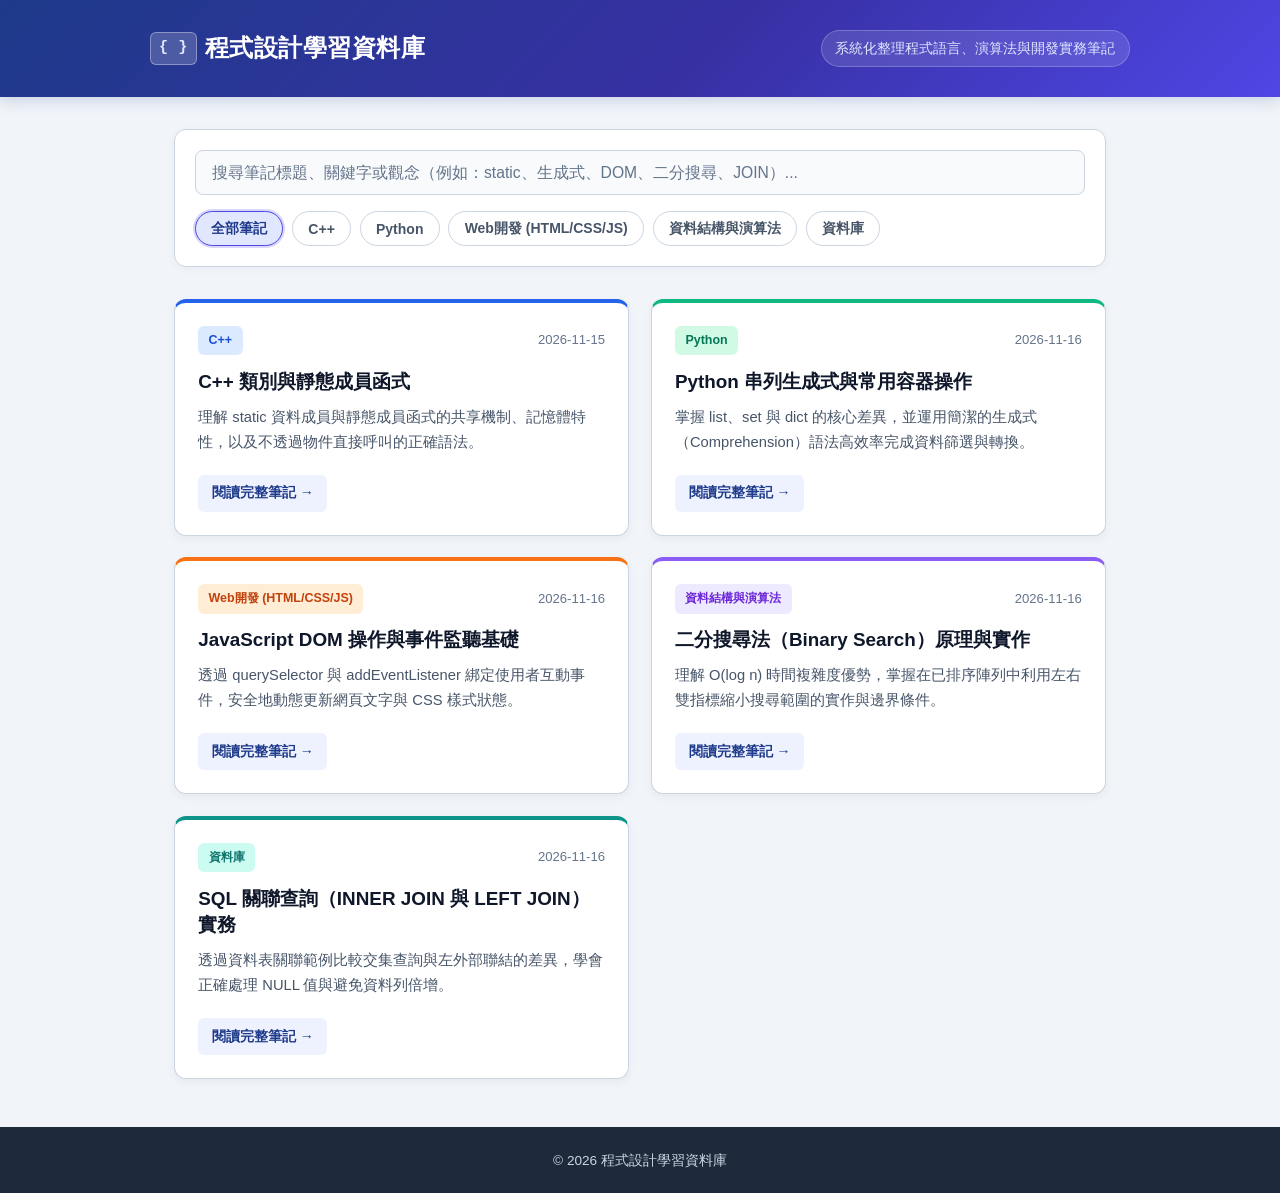
<file: index.html>
<!DOCTYPE html>
<html lang="zh-Hant">
<head>
  <meta charset="UTF-8" />
  <meta name="viewport" content="width=device-width, initial-scale=1.0" />
  <title>程式設計學習資料庫</title>
  <link rel="stylesheet" href="./assets/style.css" />
</head>
<body>
  <header class="site-header">
    <div class="header-inner">
      <a href="./index.html" class="site-title">程式設計學習資料庫</a>
      <span class="site-subtitle">系統化整理程式語言、演算法與開發實務筆記</span>
    </div>
  </header>

  <main class="container">
    <section class="controls-section" aria-label="搜尋與分類篩選">
      <input
        type="search"
        id="search-input"
        class="search-box"
        placeholder="搜尋筆記標題、關鍵字或觀念（例如：static、生成式、DOM、二分搜尋、JOIN）..."
      />
      <div class="filter-bar">
        <button type="button" class="filter-btn active" data-filter="all">全部筆記</button>
        <button type="button" class="filter-btn" data-filter="C++">C++</button>
        <button type="button" class="filter-btn" data-filter="Python">Python</button>
        <button type="button" class="filter-btn" data-filter="Web開發 (HTML/CSS/JS)">Web開發 (HTML/CSS/JS)</button>
        <button type="button" class="filter-btn" data-filter="資料結構與演算法">資料結構與演算法</button>
        <button type="button" class="filter-btn" data-filter="資料庫">資料庫</button>
      </div>
    </section>

    <section id="notes-grid" class="notes-grid" aria-label="筆記列表">
      <!-- 卡片 1：C++ -->
      <article class="note-card" data-category="C++">
        <div>
          <div class="card-meta">
            <span class="badge badge-cpp">C++</span>
            <time datetime="2026-11-15">2026-11-15</time>
          </div>
          <h2 class="card-title">
            <a href="./notes/cpp-static-members.html">C++ 類別與靜態成員函式</a>
          </h2>
          <p class="card-summary">
            理解 static 資料成員與靜態成員函式的共享機制、記憶體特性，以及不透過物件直接呼叫的正確語法。
          </p>
        </div>
        <a href="./notes/cpp-static-members.html" class="card-link">閱讀完整筆記 →</a>
      </article>

      <!-- 卡片 2：Python -->
      <article class="note-card" data-category="Python">
        <div>
          <div class="card-meta">
            <span class="badge badge-python">Python</span>
            <time datetime="2026-11-16">2026-11-16</time>
          </div>
          <h2 class="card-title">
            <a href="./notes/python-list-comprehension.html">Python 串列生成式與常用容器操作</a>
          </h2>
          <p class="card-summary">
            掌握 list、set 與 dict 的核心差異，並運用簡潔的生成式（Comprehension）語法高效率完成資料篩選與轉換。
          </p>
        </div>
        <a href="./notes/python-list-comprehension.html" class="card-link">閱讀完整筆記 →</a>
      </article>

      <!-- 卡片 3：Web開發 (HTML/CSS/JS) -->
      <article class="note-card" data-category="Web開發 (HTML/CSS/JS)">
        <div>
          <div class="card-meta">
            <span class="badge badge-web">Web開發 (HTML/CSS/JS)</span>
            <time datetime="2026-11-16">2026-11-16</time>
          </div>
          <h2 class="card-title">
            <a href="./notes/web-dom-event-handling.html">JavaScript DOM 操作與事件監聽基礎</a>
          </h2>
          <p class="card-summary">
            透過 querySelector 與 addEventListener 綁定使用者互動事件，安全地動態更新網頁文字與 CSS 樣式狀態。
          </p>
        </div>
        <a href="./notes/web-dom-event-handling.html" class="card-link">閱讀完整筆記 →</a>
      </article>

      <!-- 卡片 4：資料結構與演算法 -->
      <article class="note-card" data-category="資料結構與演算法">
        <div>
          <div class="card-meta">
            <span class="badge badge-dsa">資料結構與演算法</span>
            <time datetime="2026-11-16">2026-11-16</time>
          </div>
          <h2 class="card-title">
            <a href="./notes/dsa-binary-search.html">二分搜尋法（Binary Search）原理與實作</a>
          </h2>
          <p class="card-summary">
            理解 O(log n) 時間複雜度優勢，掌握在已排序陣列中利用左右雙指標縮小搜尋範圍的實作與邊界條件。
          </p>
        </div>
        <a href="./notes/dsa-binary-search.html" class="card-link">閱讀完整筆記 →</a>
      </article>

      <!-- 卡片 5：資料庫 -->
      <article class="note-card" data-category="資料庫">
        <div>
          <div class="card-meta">
            <span class="badge badge-db">資料庫</span>
            <time datetime="2026-11-16">2026-11-16</time>
          </div>
          <h2 class="card-title">
            <a href="./notes/db-sql-join-basics.html">SQL 關聯查詢（INNER JOIN 與 LEFT JOIN）實務</a>
          </h2>
          <p class="card-summary">
            透過資料表關聯範例比較交集查詢與左外部聯結的差異，學會正確處理 NULL 值與避免資料列倍增。
          </p>
        </div>
        <a href="./notes/db-sql-join-basics.html" class="card-link">閱讀完整筆記 →</a>
      </article>
    </section>

    <div id="empty-state" class="empty-state">
      找不到符合條件的筆記，請嘗試切換其他分類或清除搜尋關鍵字。
    </div>
  </main>

  <footer class="site-footer">
    © 2026 程式設計學習資料庫
  </footer>

  <script src="./assets/main.js"></script>
</body>
</html>
</file>
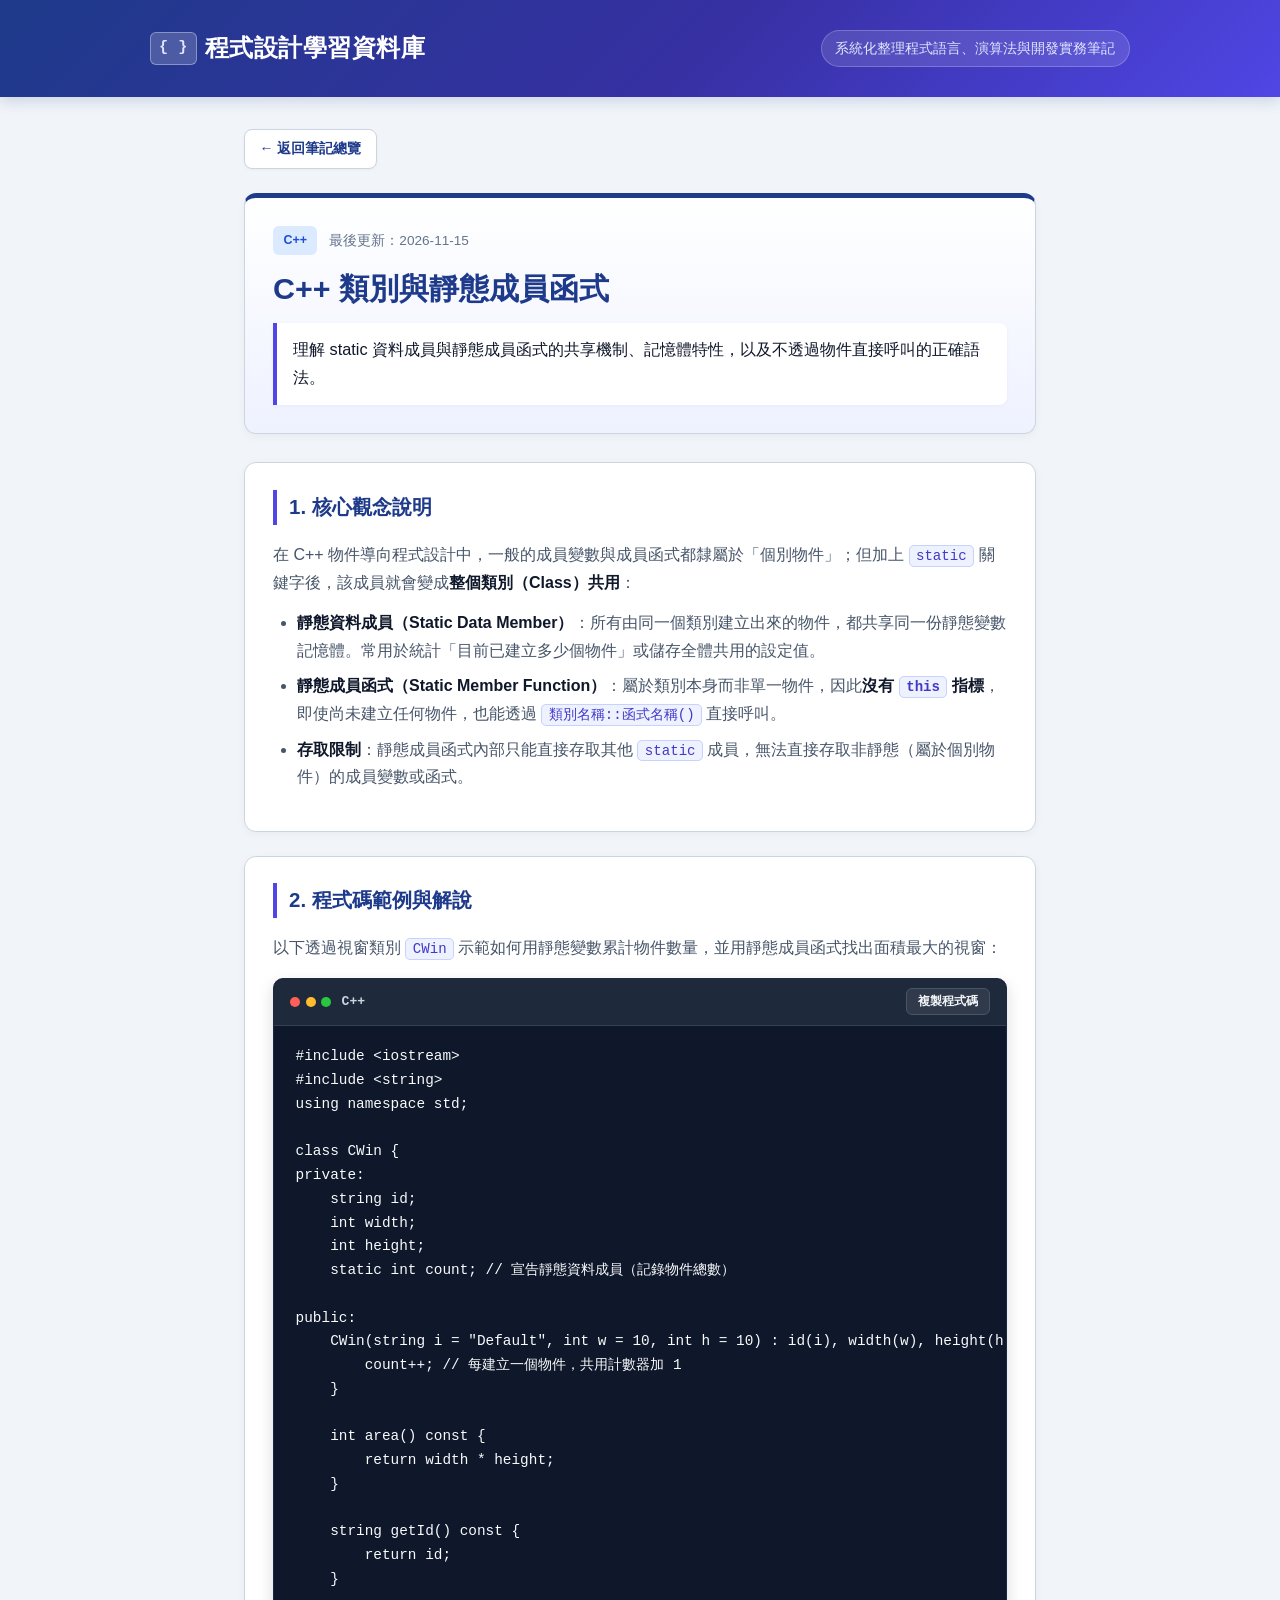
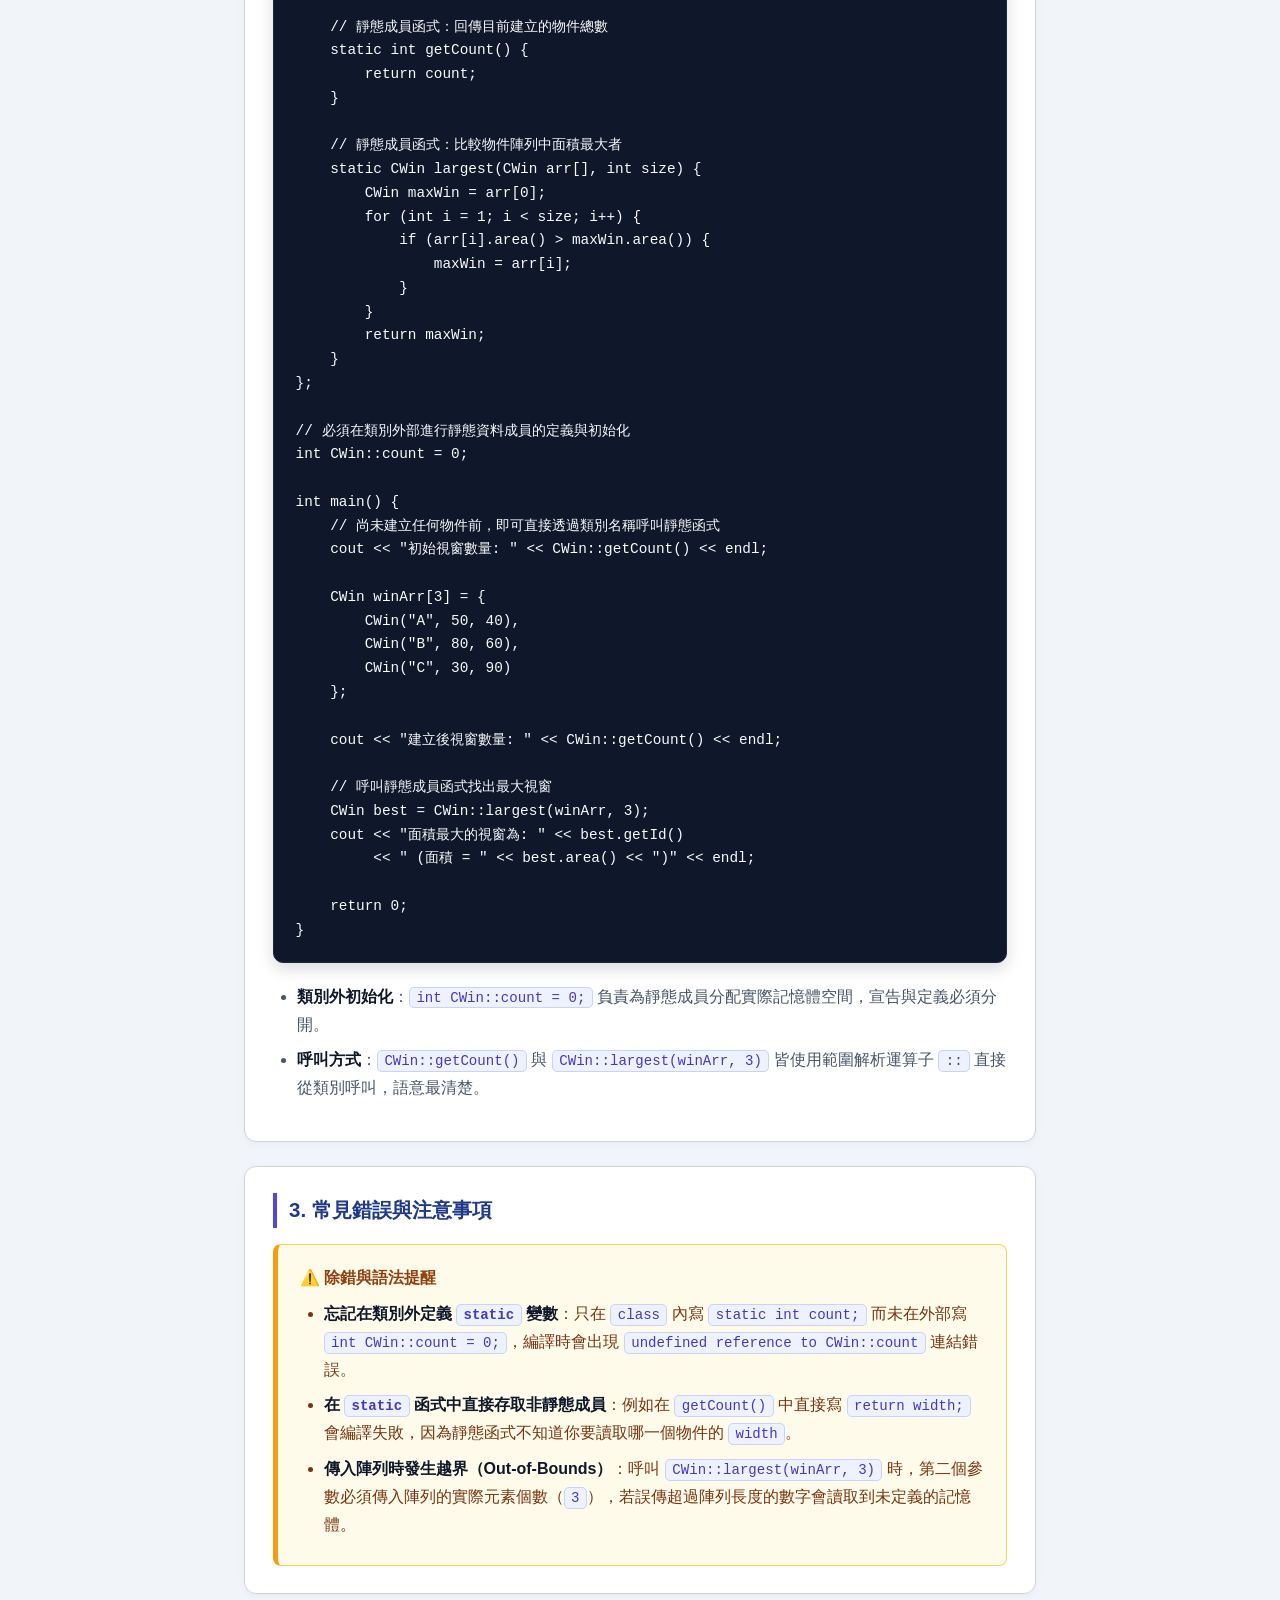
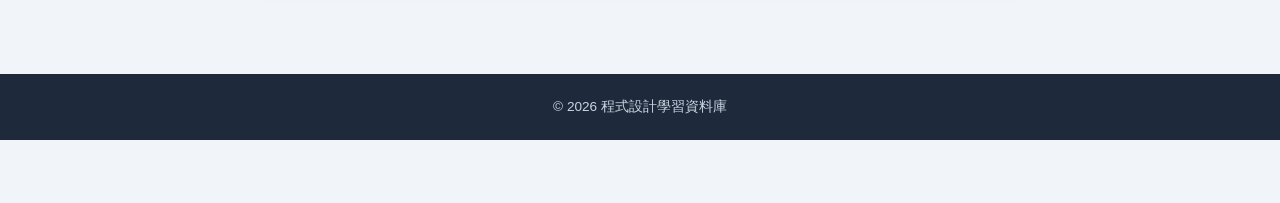
<file: notes/cpp-static-members.html>
<!DOCTYPE html>
<html lang="zh-Hant">
<head>
  <meta charset="UTF-8" />
  <meta name="viewport" content="width=device-width, initial-scale=1.0" />
  <title>C++ 類別與靜態成員函式｜程式設計學習資料庫</title>
  <link rel="stylesheet" href="../assets/style.css" />
</head>
<body>
  <header class="site-header">
    <div class="header-inner">
      <a href="../index.html" class="site-title">程式設計學習資料庫</a>
      <span class="site-subtitle">系統化整理程式語言、演算法與開發實務筆記</span>
    </div>
  </header>

  <main class="note-container">
    <a href="../index.html" class="back-link">← 返回筆記總覽</a>

    <!-- 區塊 1：標題資訊區 -->
    <header class="note-header">
      <div class="note-meta-row">
        <span class="badge badge-cpp">C++</span>
        <time datetime="2026-11-15">最後更新：2026-11-15</time>
      </div>
      <h1>C++ 類別與靜態成員函式</h1>
      <p class="note-summary">
        理解 static 資料成員與靜態成員函式的共享機制、記憶體特性，以及不透過物件直接呼叫的正確語法。
      </p>
    </header>

    <!-- 區塊 2：觀念說明區 -->
    <section id="concept" class="note-section">
      <h2>1. 核心觀念說明</h2>
      <p>
        在 C++ 物件導向程式設計中，一般的成員變數與成員函式都隸屬於「個別物件」；但加上 <code>static</code> 關鍵字後，該成員就會變成<strong>整個類別（Class）共用</strong>：
      </p>
      <ul>
        <li><strong>靜態資料成員（Static Data Member）</strong>：所有由同一個類別建立出來的物件，都共享同一份靜態變數記憶體。常用於統計「目前已建立多少個物件」或儲存全體共用的設定值。</li>
        <li><strong>靜態成員函式（Static Member Function）</strong>：屬於類別本身而非單一物件，因此<strong>沒有 <code>this</code> 指標</strong>，即使尚未建立任何物件，也能透過 <code>類別名稱::函式名稱()</code> 直接呼叫。</li>
        <li><strong>存取限制</strong>：靜態成員函式內部只能直接存取其他 <code>static</code> 成員，無法直接存取非靜態（屬於個別物件）的成員變數或函式。</li>
      </ul>
    </section>

    <!-- 區塊 3：程式碼範例區 -->
    <section id="example" class="note-section">
      <h2>2. 程式碼範例與解說</h2>
      <p>以下透過視窗類別 <code>CWin</code> 示範如何用靜態變數累計物件數量，並用靜態成員函式找出面積最大的視窗：</p>

      <div class="code-block">
        <div class="code-header">
          <div class="code-lang-group">
            <div class="window-dots" aria-hidden="true">
              <span></span><span></span><span></span>
            </div>
            <span>C++</span>
          </div>
          <button type="button" class="copy-btn">複製程式碼</button>
        </div>
        <pre><code>#include &lt;iostream&gt;
#include &lt;string&gt;
using namespace std;

class CWin {
private:
    string id;
    int width;
    int height;
    static int count; // 宣告靜態資料成員（記錄物件總數）

public:
    CWin(string i = "Default", int w = 10, int h = 10) : id(i), width(w), height(h) {
        count++; // 每建立一個物件，共用計數器加 1
    }

    int area() const {
        return width * height;
    }

    string getId() const {
        return id;
    }

    // 靜態成員函式：回傳目前建立的物件總數
    static int getCount() {
        return count;
    }

    // 靜態成員函式：比較物件陣列中面積最大者
    static CWin largest(CWin arr[], int size) {
        CWin maxWin = arr[0];
        for (int i = 1; i &lt; size; i++) {
            if (arr[i].area() &gt; maxWin.area()) {
                maxWin = arr[i];
            }
        }
        return maxWin;
    }
};

// 必須在類別外部進行靜態資料成員的定義與初始化
int CWin::count = 0;

int main() {
    // 尚未建立任何物件前，即可直接透過類別名稱呼叫靜態函式
    cout &lt;&lt; "初始視窗數量: " &lt;&lt; CWin::getCount() &lt;&lt; endl;

    CWin winArr[3] = {
        CWin("A", 50, 40),
        CWin("B", 80, 60),
        CWin("C", 30, 90)
    };

    cout &lt;&lt; "建立後視窗數量: " &lt;&lt; CWin::getCount() &lt;&lt; endl;

    // 呼叫靜態成員函式找出最大視窗
    CWin best = CWin::largest(winArr, 3);
    cout &lt;&lt; "面積最大的視窗為: " &lt;&lt; best.getId()
         &lt;&lt; " (面積 = " &lt;&lt; best.area() &lt;&lt; ")" &lt;&lt; endl;

    return 0;
}</code></pre>
      </div>

      <ul>
        <li><strong>類別外初始化</strong>：<code>int CWin::count = 0;</code> 負責為靜態成員分配實際記憶體空間，宣告與定義必須分開。</li>
        <li><strong>呼叫方式</strong>：<code>CWin::getCount()</code> 與 <code>CWin::largest(winArr, 3)</code> 皆使用範圍解析運算子 <code>::</code> 直接從類別呼叫，語意最清楚。</li>
      </ul>
    </section>

    <!-- 區塊 4：常見錯誤與注意事項 -->
    <section id="pitfalls" class="note-section">
      <h2>3. 常見錯誤與注意事項</h2>
      <div class="callout-warning">
        <span class="callout-warning-title">⚠️ 除錯與語法提醒</span>
        <ul>
          <li><strong>忘記在類別外定義 <code>static</code> 變數</strong>：只在 <code>class</code> 內寫 <code>static int count;</code> 而未在外部寫 <code>int CWin::count = 0;</code>，編譯時會出現 <code>undefined reference to CWin::count</code> 連結錯誤。</li>
          <li><strong>在 <code>static</code> 函式中直接存取非靜態成員</strong>：例如在 <code>getCount()</code> 中直接寫 <code>return width;</code> 會編譯失敗，因為靜態函式不知道你要讀取哪一個物件的 <code>width</code>。</li>
          <li><strong>傳入陣列時發生越界（Out-of-Bounds）</strong>：呼叫 <code>CWin::largest(winArr, 3)</code> 時，第二個參數必須傳入陣列的實際元素個數（<code>3</code>），若誤傳超過陣列長度的數字會讀取到未定義的記憶體。</li>
        </ul>
      </div>
    </section>
  </main>

  <footer class="site-footer">
    © 2026 程式設計學習資料庫
  </footer>

  <script src="../assets/main.js"></script>
</body>
</html>
</file>
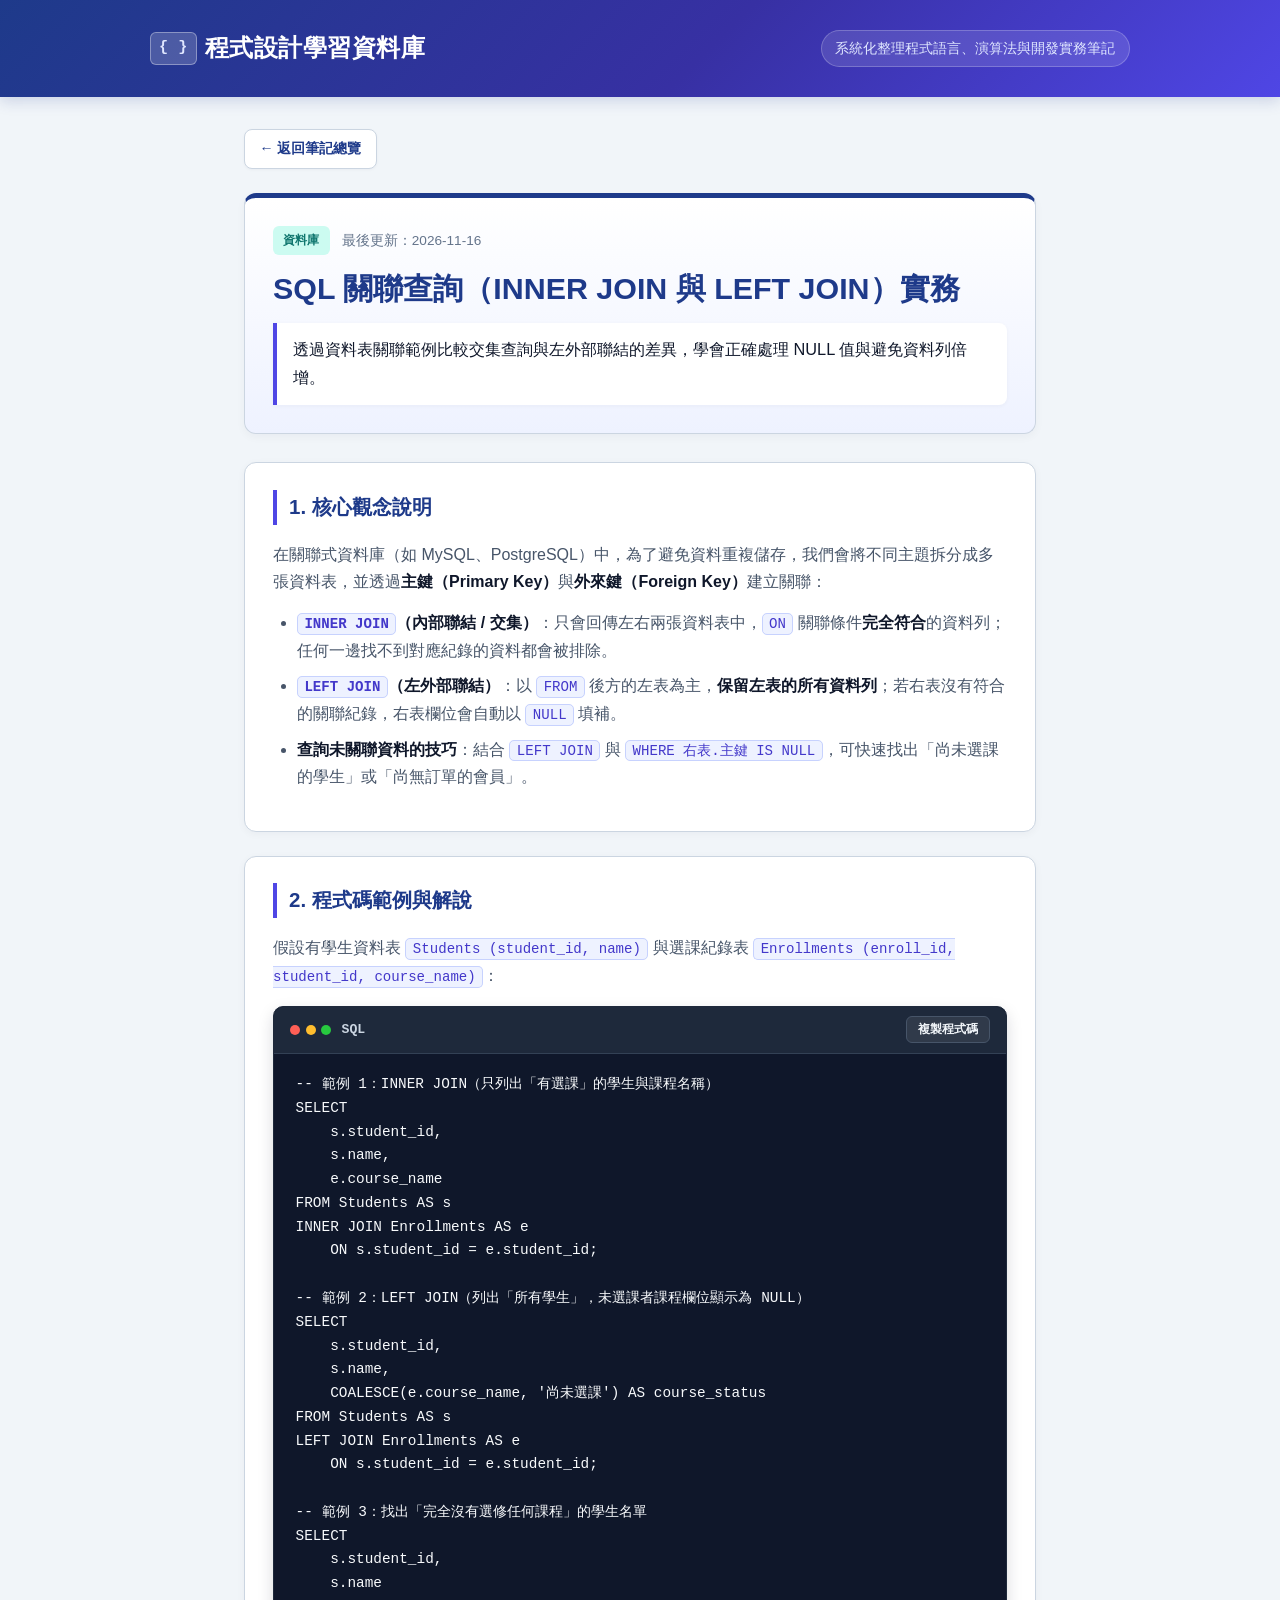
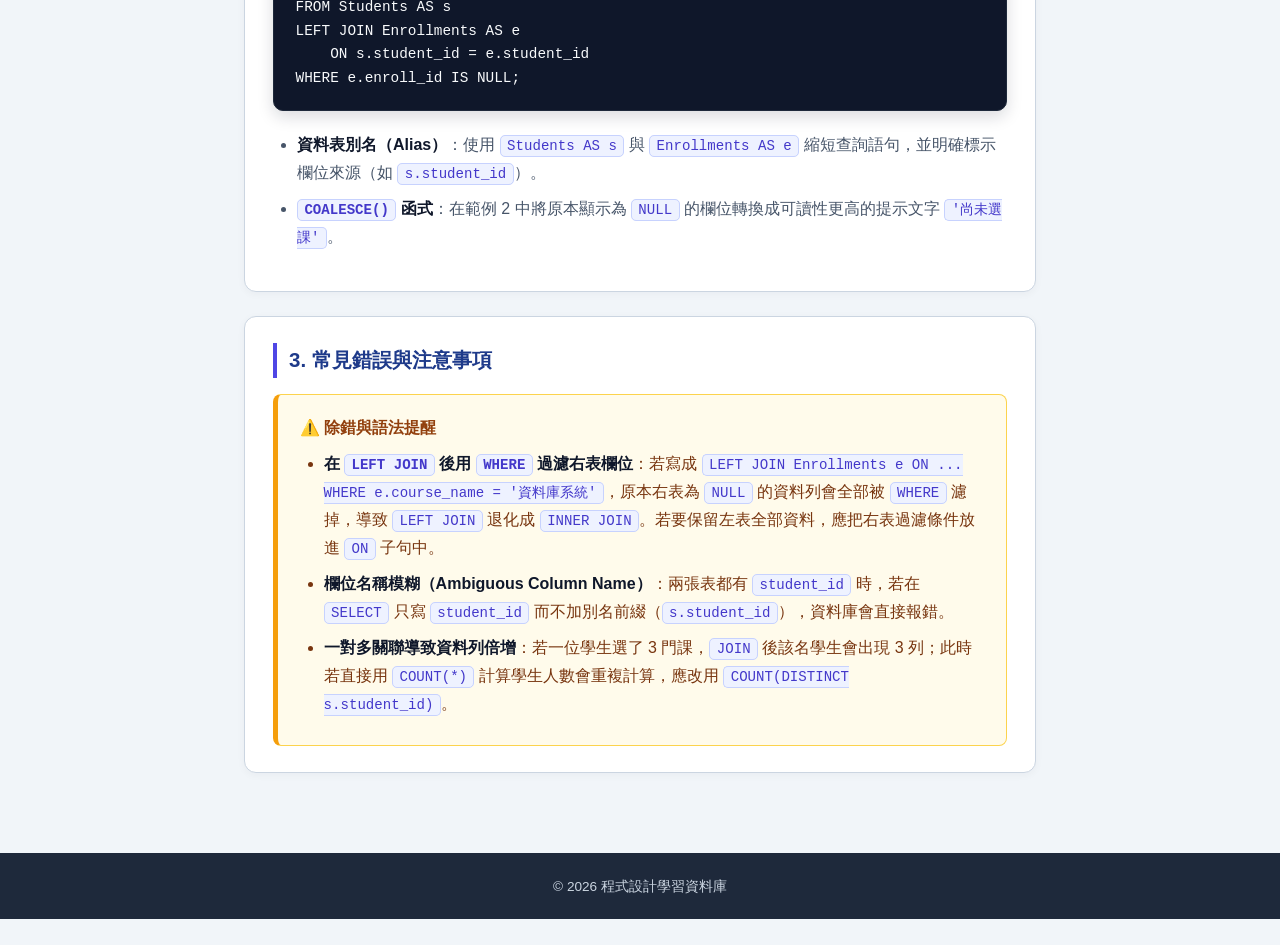
<file: notes/db-sql-join-basics.html>
<!DOCTYPE html>
<html lang="zh-Hant">
<head>
  <meta charset="UTF-8" />
  <meta name="viewport" content="width=device-width, initial-scale=1.0" />
  <title>SQL 關聯查詢（INNER JOIN 與 LEFT JOIN）實務｜程式設計學習資料庫</title>
  <link rel="stylesheet" href="../assets/style.css" />
</head>
<body>
  <header class="site-header">
    <div class="header-inner">
      <a href="../index.html" class="site-title">程式設計學習資料庫</a>
      <span class="site-subtitle">系統化整理程式語言、演算法與開發實務筆記</span>
    </div>
  </header>

  <main class="note-container">
    <a href="../index.html" class="back-link">← 返回筆記總覽</a>

    <!-- 區塊 1：標題資訊區 -->
    <header class="note-header">
      <div class="note-meta-row">
        <span class="badge badge-db">資料庫</span>
        <time datetime="2026-11-16">最後更新：2026-11-16</time>
      </div>
      <h1>SQL 關聯查詢（INNER JOIN 與 LEFT JOIN）實務</h1>
      <p class="note-summary">
        透過資料表關聯範例比較交集查詢與左外部聯結的差異，學會正確處理 NULL 值與避免資料列倍增。
      </p>
    </header>

    <!-- 區塊 2：觀念說明區 -->
    <section id="concept" class="note-section">
      <h2>1. 核心觀念說明</h2>
      <p>
        在關聯式資料庫（如 MySQL、PostgreSQL）中，為了避免資料重複儲存，我們會將不同主題拆分成多張資料表，並透過<strong>主鍵（Primary Key）</strong>與<strong>外來鍵（Foreign Key）</strong>建立關聯：
      </p>
      <ul>
        <li><strong><code>INNER JOIN</code>（內部聯結 / 交集）</strong>：只會回傳左右兩張資料表中，<code>ON</code> 關聯條件<strong>完全符合</strong>的資料列；任何一邊找不到對應紀錄的資料都會被排除。</li>
        <li><strong><code>LEFT JOIN</code>（左外部聯結）</strong>：以 <code>FROM</code> 後方的左表為主，<strong>保留左表的所有資料列</strong>；若右表沒有符合的關聯紀錄，右表欄位會自動以 <code>NULL</code> 填補。</li>
        <li><strong>查詢未關聯資料的技巧</strong>：結合 <code>LEFT JOIN</code> 與 <code>WHERE 右表.主鍵 IS NULL</code>，可快速找出「尚未選課的學生」或「尚無訂單的會員」。</li>
      </ul>
    </section>

    <!-- 區塊 3：程式碼範例區 -->
    <section id="example" class="note-section">
      <h2>2. 程式碼範例與解說</h2>
      <p>假設有學生資料表 <code>Students (student_id, name)</code> 與選課紀錄表 <code>Enrollments (enroll_id, student_id, course_name)</code>：</p>

      <div class="code-block">
        <div class="code-header">
          <div class="code-lang-group">
            <div class="window-dots" aria-hidden="true">
              <span></span><span></span><span></span>
            </div>
            <span>SQL</span>
          </div>
          <button type="button" class="copy-btn">複製程式碼</button>
        </div>
        <pre><code>-- 範例 1：INNER JOIN（只列出「有選課」的學生與課程名稱）
SELECT
    s.student_id,
    s.name,
    e.course_name
FROM Students AS s
INNER JOIN Enrollments AS e
    ON s.student_id = e.student_id;

-- 範例 2：LEFT JOIN（列出「所有學生」，未選課者課程欄位顯示為 NULL）
SELECT
    s.student_id,
    s.name,
    COALESCE(e.course_name, '尚未選課') AS course_status
FROM Students AS s
LEFT JOIN Enrollments AS e
    ON s.student_id = e.student_id;

-- 範例 3：找出「完全沒有選修任何課程」的學生名單
SELECT
    s.student_id,
    s.name
FROM Students AS s
LEFT JOIN Enrollments AS e
    ON s.student_id = e.student_id
WHERE e.enroll_id IS NULL;</code></pre>
      </div>

      <ul>
        <li><strong>資料表別名（Alias）</strong>：使用 <code>Students AS s</code> 與 <code>Enrollments AS e</code> 縮短查詢語句，並明確標示欄位來源（如 <code>s.student_id</code>）。</li>
        <li><strong><code>COALESCE()</code> 函式</strong>：在範例 2 中將原本顯示為 <code>NULL</code> 的欄位轉換成可讀性更高的提示文字 <code>'尚未選課'</code>。</li>
      </ul>
    </section>

    <!-- 區塊 4：常見錯誤與注意事項 -->
    <section id="pitfalls" class="note-section">
      <h2>3. 常見錯誤與注意事項</h2>
      <div class="callout-warning">
        <span class="callout-warning-title">⚠️ 除錯與語法提醒</span>
        <ul>
          <li><strong>在 <code>LEFT JOIN</code> 後用 <code>WHERE</code> 過濾右表欄位</strong>：若寫成 <code>LEFT JOIN Enrollments e ON ... WHERE e.course_name = '資料庫系統'</code>，原本右表為 <code>NULL</code> 的資料列會全部被 <code>WHERE</code> 濾掉，導致 <code>LEFT JOIN</code> 退化成 <code>INNER JOIN</code>。若要保留左表全部資料，應把右表過濾條件放進 <code>ON</code> 子句中。</li>
          <li><strong>欄位名稱模糊（Ambiguous Column Name）</strong>：兩張表都有 <code>student_id</code> 時，若在 <code>SELECT</code> 只寫 <code>student_id</code> 而不加別名前綴（<code>s.student_id</code>），資料庫會直接報錯。</li>
          <li><strong>一對多關聯導致資料列倍增</strong>：若一位學生選了 3 門課，<code>JOIN</code> 後該名學生會出現 3 列；此時若直接用 <code>COUNT(*)</code> 計算學生人數會重複計算，應改用 <code>COUNT(DISTINCT s.student_id)</code>。</li>
        </ul>
      </div>
    </section>
  </main>

  <footer class="site-footer">
    © 2026 程式設計學習資料庫
  </footer>

  <script src="../assets/main.js"></script>
</body>
</html>
</file>
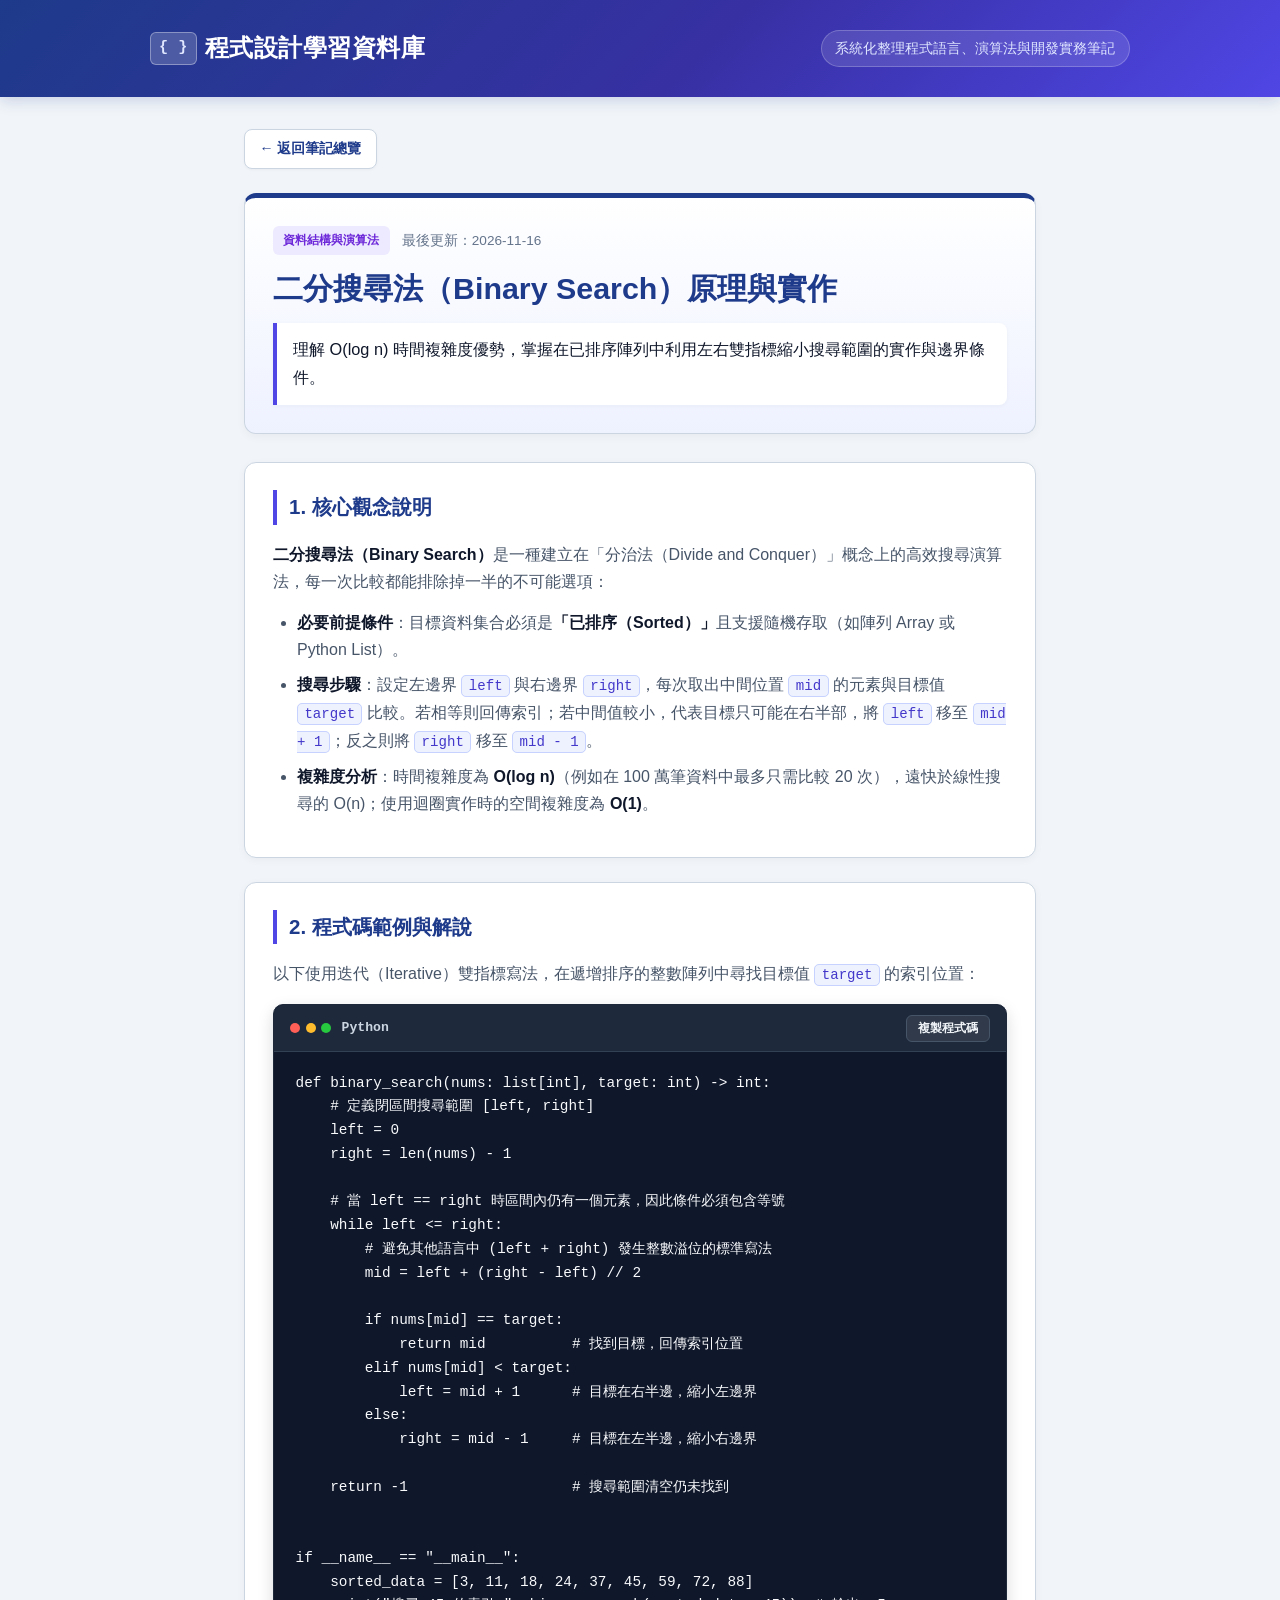
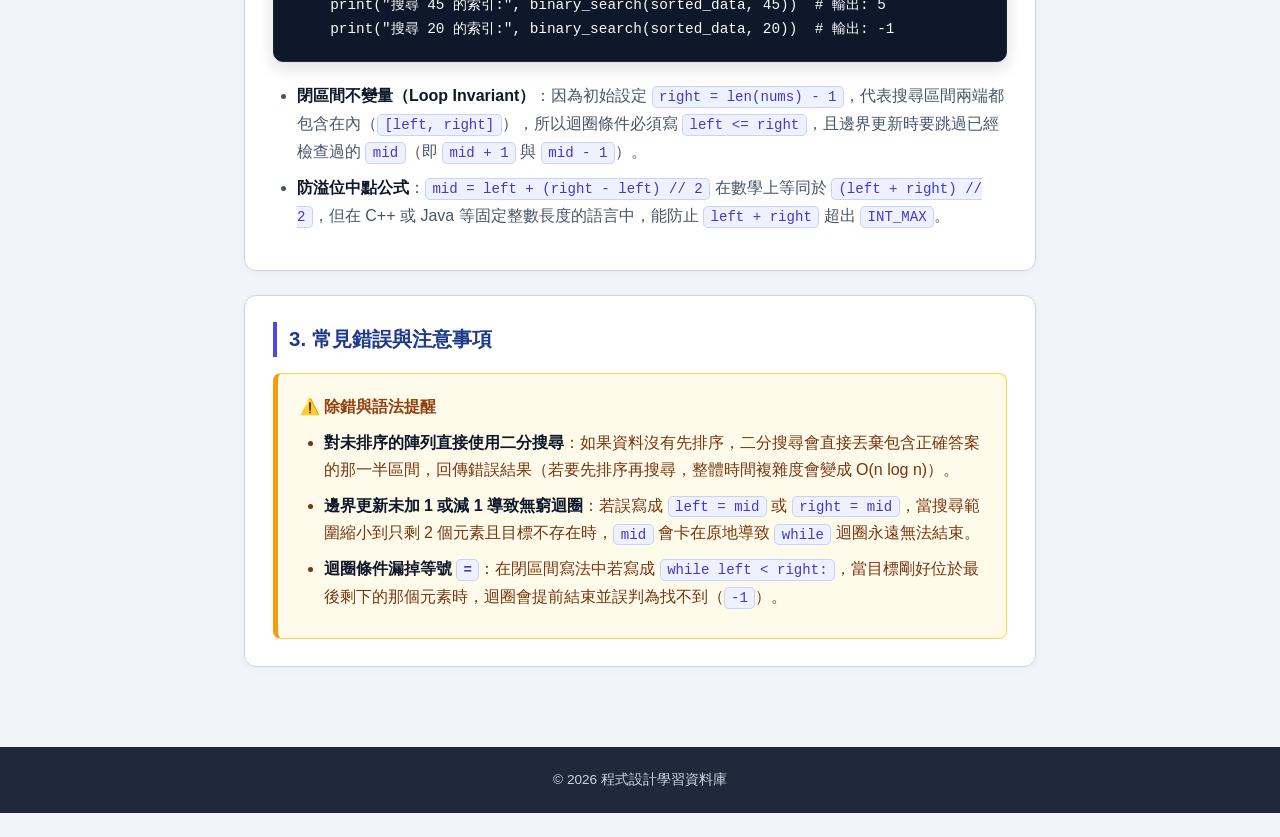
<file: notes/dsa-binary-search.html>
<!DOCTYPE html>
<html lang="zh-Hant">
<head>
  <meta charset="UTF-8" />
  <meta name="viewport" content="width=device-width, initial-scale=1.0" />
  <title>二分搜尋法（Binary Search）原理與實作｜程式設計學習資料庫</title>
  <link rel="stylesheet" href="../assets/style.css" />
</head>
<body>
  <header class="site-header">
    <div class="header-inner">
      <a href="../index.html" class="site-title">程式設計學習資料庫</a>
      <span class="site-subtitle">系統化整理程式語言、演算法與開發實務筆記</span>
    </div>
  </header>

  <main class="note-container">
    <a href="../index.html" class="back-link">← 返回筆記總覽</a>

    <!-- 區塊 1：標題資訊區 -->
    <header class="note-header">
      <div class="note-meta-row">
        <span class="badge badge-dsa">資料結構與演算法</span>
        <time datetime="2026-11-16">最後更新：2026-11-16</time>
      </div>
      <h1>二分搜尋法（Binary Search）原理與實作</h1>
      <p class="note-summary">
        理解 O(log n) 時間複雜度優勢，掌握在已排序陣列中利用左右雙指標縮小搜尋範圍的實作與邊界條件。
      </p>
    </header>

    <!-- 區塊 2：觀念說明區 -->
    <section id="concept" class="note-section">
      <h2>1. 核心觀念說明</h2>
      <p>
        <strong>二分搜尋法（Binary Search）</strong>是一種建立在「分治法（Divide and Conquer）」概念上的高效搜尋演算法，每一次比較都能排除掉一半的不可能選項：
      </p>
      <ul>
        <li><strong>必要前提條件</strong>：目標資料集合必須是<strong>「已排序（Sorted）」</strong>且支援隨機存取（如陣列 Array 或 Python List）。</li>
        <li><strong>搜尋步驟</strong>：設定左邊界 <code>left</code> 與右邊界 <code>right</code>，每次取出中間位置 <code>mid</code> 的元素與目標值 <code>target</code> 比較。若相等則回傳索引；若中間值較小，代表目標只可能在右半部，將 <code>left</code> 移至 <code>mid + 1</code>；反之則將 <code>right</code> 移至 <code>mid - 1</code>。</li>
        <li><strong>複雜度分析</strong>：時間複雜度為 <strong>O(log n)</strong>（例如在 100 萬筆資料中最多只需比較 20 次），遠快於線性搜尋的 O(n)；使用迴圈實作時的空間複雜度為 <strong>O(1)</strong>。</li>
      </ul>
    </section>

    <!-- 區塊 3：程式碼範例區 -->
    <section id="example" class="note-section">
      <h2>2. 程式碼範例與解說</h2>
      <p>以下使用迭代（Iterative）雙指標寫法，在遞增排序的整數陣列中尋找目標值 <code>target</code> 的索引位置：</p>

      <div class="code-block">
        <div class="code-header">
          <div class="code-lang-group">
            <div class="window-dots" aria-hidden="true">
              <span></span><span></span><span></span>
            </div>
            <span>Python</span>
          </div>
          <button type="button" class="copy-btn">複製程式碼</button>
        </div>
        <pre><code>def binary_search(nums: list[int], target: int) -&gt; int:
    # 定義閉區間搜尋範圍 [left, right]
    left = 0
    right = len(nums) - 1

    # 當 left == right 時區間內仍有一個元素，因此條件必須包含等號
    while left &lt;= right:
        # 避免其他語言中 (left + right) 發生整數溢位的標準寫法
        mid = left + (right - left) // 2

        if nums[mid] == target:
            return mid          # 找到目標，回傳索引位置
        elif nums[mid] &lt; target:
            left = mid + 1      # 目標在右半邊，縮小左邊界
        else:
            right = mid - 1     # 目標在左半邊，縮小右邊界

    return -1                   # 搜尋範圍清空仍未找到


if __name__ == "__main__":
    sorted_data = [3, 11, 18, 24, 37, 45, 59, 72, 88]
    print("搜尋 45 的索引:", binary_search(sorted_data, 45))  # 輸出: 5
    print("搜尋 20 的索引:", binary_search(sorted_data, 20))  # 輸出: -1</code></pre>
      </div>

      <ul>
        <li><strong>閉區間不變量（Loop Invariant）</strong>：因為初始設定 <code>right = len(nums) - 1</code>，代表搜尋區間兩端都包含在內（<code>[left, right]</code>），所以迴圈條件必須寫 <code>left &lt;= right</code>，且邊界更新時要跳過已經檢查過的 <code>mid</code>（即 <code>mid + 1</code> 與 <code>mid - 1</code>）。</li>
        <li><strong>防溢位中點公式</strong>：<code>mid = left + (right - left) // 2</code> 在數學上等同於 <code>(left + right) // 2</code>，但在 C++ 或 Java 等固定整數長度的語言中，能防止 <code>left + right</code> 超出 <code>INT_MAX</code>。</li>
      </ul>
    </section>

    <!-- 區塊 4：常見錯誤與注意事項 -->
    <section id="pitfalls" class="note-section">
      <h2>3. 常見錯誤與注意事項</h2>
      <div class="callout-warning">
        <span class="callout-warning-title">⚠️ 除錯與語法提醒</span>
        <ul>
          <li><strong>對未排序的陣列直接使用二分搜尋</strong>：如果資料沒有先排序，二分搜尋會直接丟棄包含正確答案的那一半區間，回傳錯誤結果（若要先排序再搜尋，整體時間複雜度會變成 O(n log n)）。</li>
          <li><strong>邊界更新未加 1 或減 1 導致無窮迴圈</strong>：若誤寫成 <code>left = mid</code> 或 <code>right = mid</code>，當搜尋範圍縮小到只剩 2 個元素且目標不存在時，<code>mid</code> 會卡在原地導致 <code>while</code> 迴圈永遠無法結束。</li>
          <li><strong>迴圈條件漏掉等號 <code>=</code></strong>：在閉區間寫法中若寫成 <code>while left &lt; right:</code>，當目標剛好位於最後剩下的那個元素時，迴圈會提前結束並誤判為找不到（<code>-1</code>）。</li>
        </ul>
      </div>
    </section>
  </main>

  <footer class="site-footer">
    © 2026 程式設計學習資料庫
  </footer>

  <script src="../assets/main.js"></script>
</body>
</html>
</file>
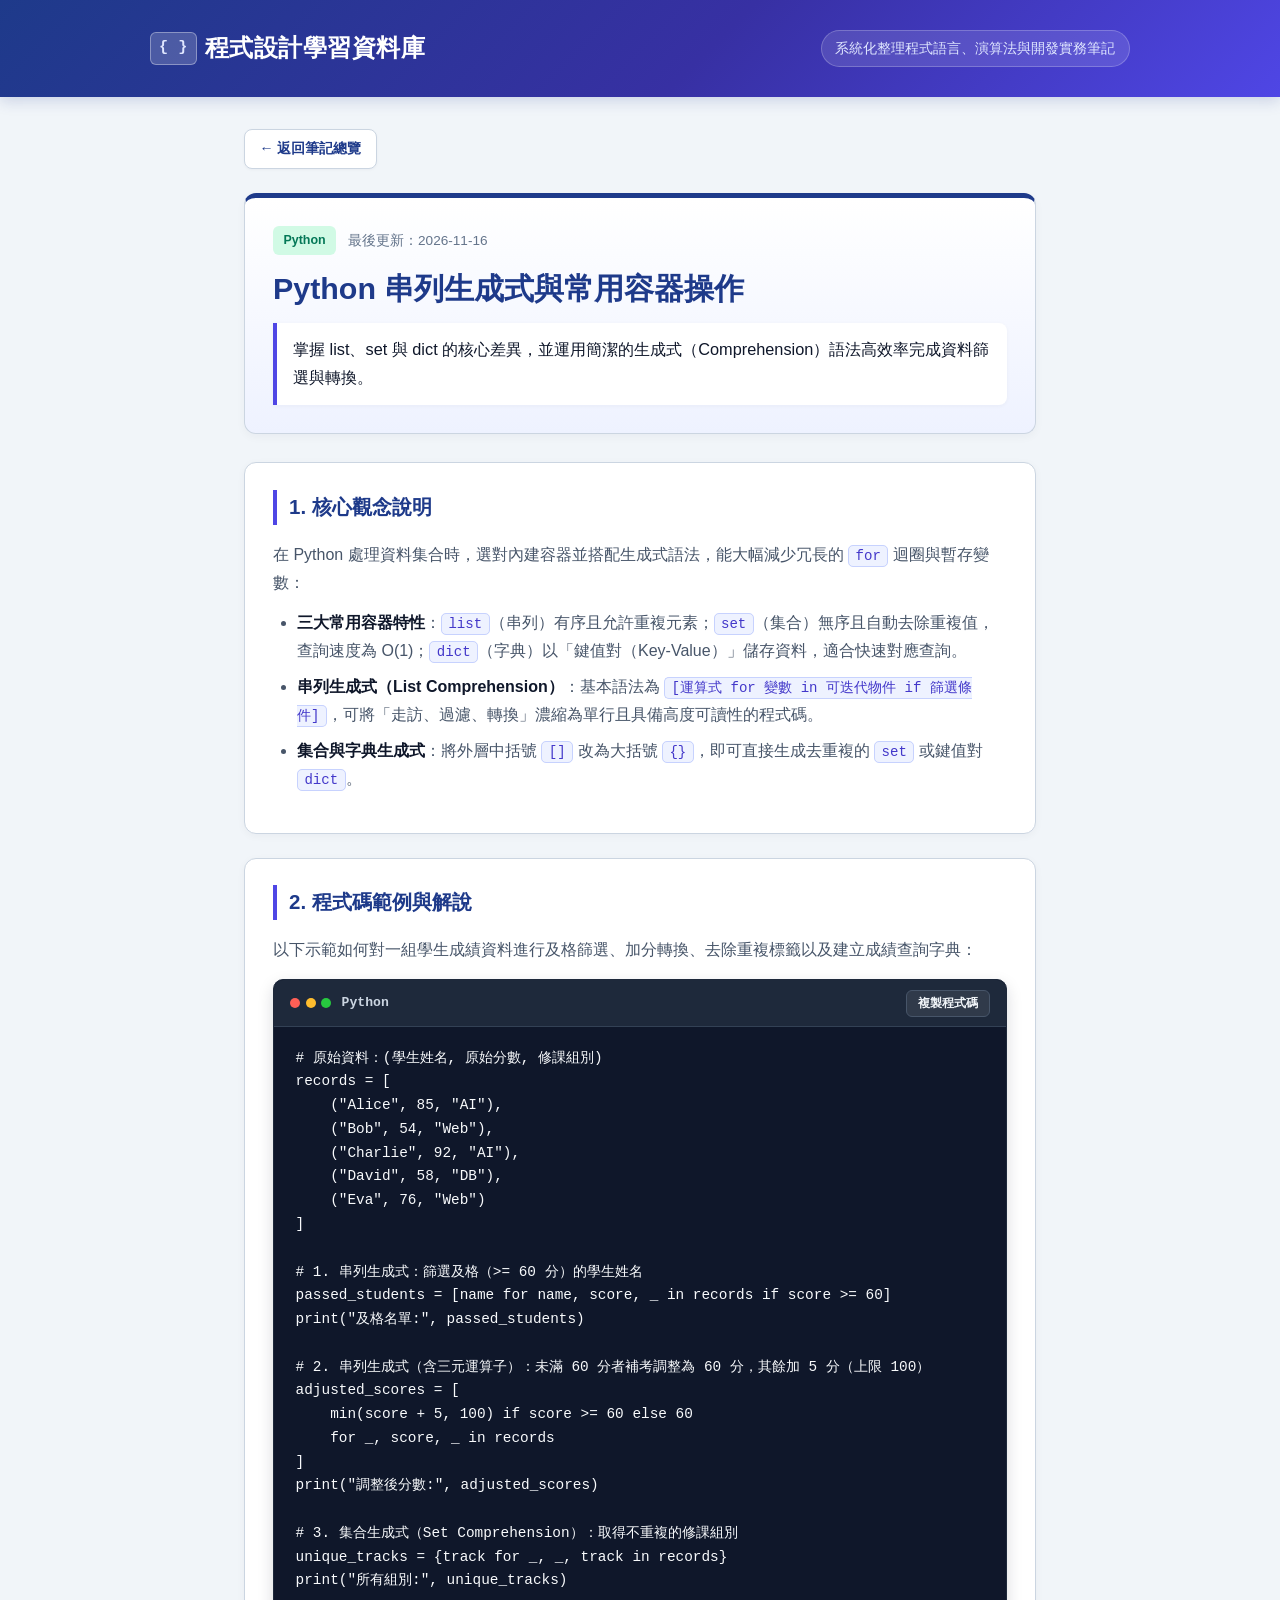
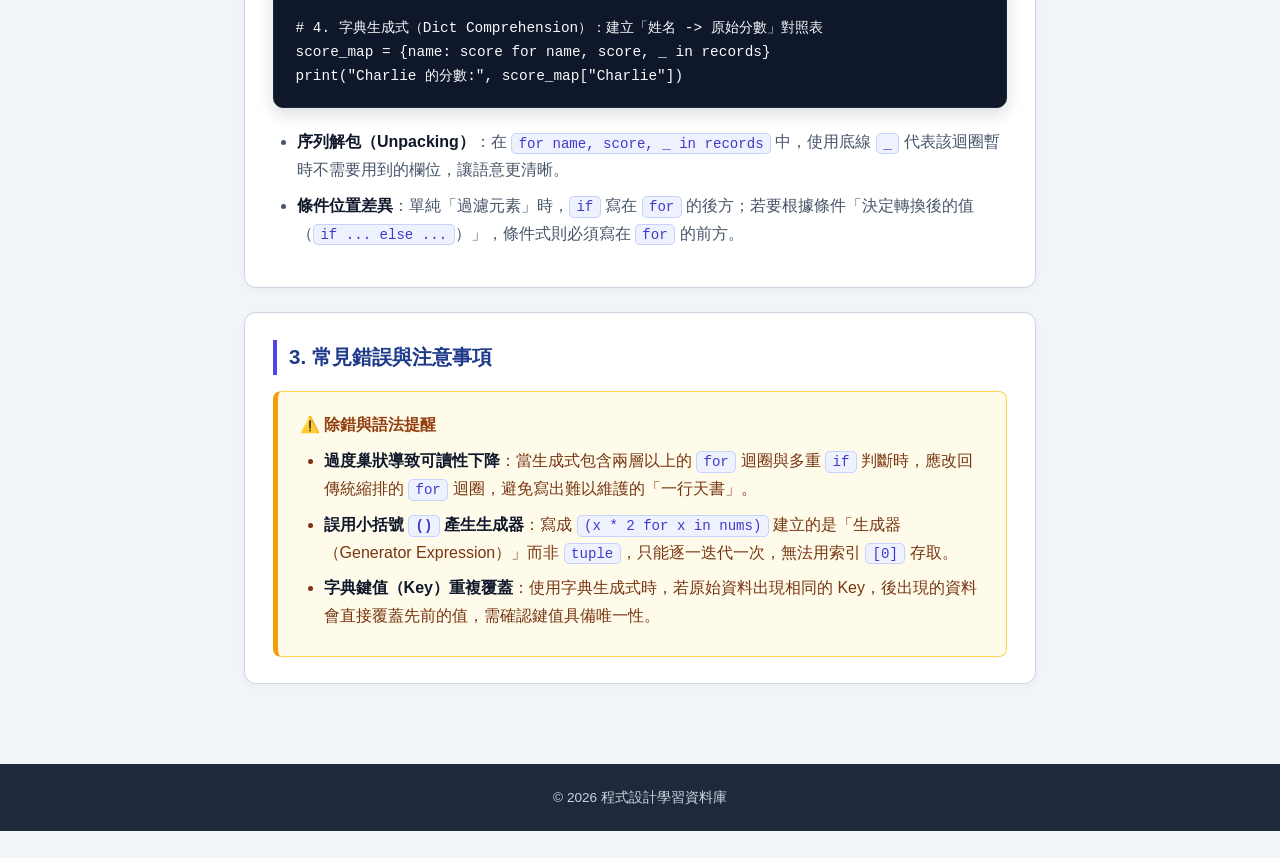
<file: notes/python-list-comprehension.html>
<!DOCTYPE html>
<html lang="zh-Hant">
<head>
  <meta charset="UTF-8" />
  <meta name="viewport" content="width=device-width, initial-scale=1.0" />
  <title>Python 串列生成式與常用容器操作｜程式設計學習資料庫</title>
  <link rel="stylesheet" href="../assets/style.css" />
</head>
<body>
  <header class="site-header">
    <div class="header-inner">
      <a href="../index.html" class="site-title">程式設計學習資料庫</a>
      <span class="site-subtitle">系統化整理程式語言、演算法與開發實務筆記</span>
    </div>
  </header>

  <main class="note-container">
    <a href="../index.html" class="back-link">← 返回筆記總覽</a>

    <!-- 區塊 1：標題資訊區 -->
    <header class="note-header">
      <div class="note-meta-row">
        <span class="badge badge-python">Python</span>
        <time datetime="2026-11-16">最後更新：2026-11-16</time>
      </div>
      <h1>Python 串列生成式與常用容器操作</h1>
      <p class="note-summary">
        掌握 list、set 與 dict 的核心差異，並運用簡潔的生成式（Comprehension）語法高效率完成資料篩選與轉換。
      </p>
    </header>

    <!-- 區塊 2：觀念說明區 -->
    <section id="concept" class="note-section">
      <h2>1. 核心觀念說明</h2>
      <p>
        在 Python 處理資料集合時，選對內建容器並搭配生成式語法，能大幅減少冗長的 <code>for</code> 迴圈與暫存變數：
      </p>
      <ul>
        <li><strong>三大常用容器特性</strong>：<code>list</code>（串列）有序且允許重複元素；<code>set</code>（集合）無序且自動去除重複值，查詢速度為 O(1)；<code>dict</code>（字典）以「鍵值對（Key-Value）」儲存資料，適合快速對應查詢。</li>
        <li><strong>串列生成式（List Comprehension）</strong>：基本語法為 <code>[運算式 for 變數 in 可迭代物件 if 篩選條件]</code>，可將「走訪、過濾、轉換」濃縮為單行且具備高度可讀性的程式碼。</li>
        <li><strong>集合與字典生成式</strong>：將外層中括號 <code>[]</code> 改為大括號 <code>{}</code>，即可直接生成去重複的 <code>set</code> 或鍵值對 <code>dict</code>。</li>
      </ul>
    </section>

    <!-- 區塊 3：程式碼範例區 -->
    <section id="example" class="note-section">
      <h2>2. 程式碼範例與解說</h2>
      <p>以下示範如何對一組學生成績資料進行及格篩選、加分轉換、去除重複標籤以及建立成績查詢字典：</p>

      <div class="code-block">
        <div class="code-header">
          <div class="code-lang-group">
            <div class="window-dots" aria-hidden="true">
              <span></span><span></span><span></span>
            </div>
            <span>Python</span>
          </div>
          <button type="button" class="copy-btn">複製程式碼</button>
        </div>
        <pre><code># 原始資料：(學生姓名, 原始分數, 修課組別)
records = [
    ("Alice", 85, "AI"),
    ("Bob", 54, "Web"),
    ("Charlie", 92, "AI"),
    ("David", 58, "DB"),
    ("Eva", 76, "Web")
]

# 1. 串列生成式：篩選及格（>= 60 分）的學生姓名
passed_students = [name for name, score, _ in records if score &gt;= 60]
print("及格名單:", passed_students)

# 2. 串列生成式（含三元運算子）：未滿 60 分者補考調整為 60 分，其餘加 5 分（上限 100）
adjusted_scores = [
    min(score + 5, 100) if score &gt;= 60 else 60
    for _, score, _ in records
]
print("調整後分數:", adjusted_scores)

# 3. 集合生成式（Set Comprehension）：取得不重複的修課組別
unique_tracks = {track for _, _, track in records}
print("所有組別:", unique_tracks)

# 4. 字典生成式（Dict Comprehension）：建立「姓名 -> 原始分數」對照表
score_map = {name: score for name, score, _ in records}
print("Charlie 的分數:", score_map["Charlie"])</code></pre>
      </div>

      <ul>
        <li><strong>序列解包（Unpacking）</strong>：在 <code>for name, score, _ in records</code> 中，使用底線 <code>_</code> 代表該迴圈暫時不需要用到的欄位，讓語意更清晰。</li>
        <li><strong>條件位置差異</strong>：單純「過濾元素」時，<code>if</code> 寫在 <code>for</code> 的後方；若要根據條件「決定轉換後的值（<code>if ... else ...</code>）」，條件式則必須寫在 <code>for</code> 的前方。</li>
      </ul>
    </section>

    <!-- 區塊 4：常見錯誤與注意事項 -->
    <section id="pitfalls" class="note-section">
      <h2>3. 常見錯誤與注意事項</h2>
      <div class="callout-warning">
        <span class="callout-warning-title">⚠️ 除錯與語法提醒</span>
        <ul>
          <li><strong>過度巢狀導致可讀性下降</strong>：當生成式包含兩層以上的 <code>for</code> 迴圈與多重 <code>if</code> 判斷時，應改回傳統縮排的 <code>for</code> 迴圈，避免寫出難以維護的「一行天書」。</li>
          <li><strong>誤用小括號 <code>()</code> 產生生成器</strong>：寫成 <code>(x * 2 for x in nums)</code> 建立的是「生成器（Generator Expression）」而非 <code>tuple</code>，只能逐一迭代一次，無法用索引 <code>[0]</code> 存取。</li>
          <li><strong>字典鍵值（Key）重複覆蓋</strong>：使用字典生成式時，若原始資料出現相同的 Key，後出現的資料會直接覆蓋先前的值，需確認鍵值具備唯一性。</li>
        </ul>
      </div>
    </section>
  </main>

  <footer class="site-footer">
    © 2026 程式設計學習資料庫
  </footer>

  <script src="../assets/main.js"></script>
</body>
</html>
</file>
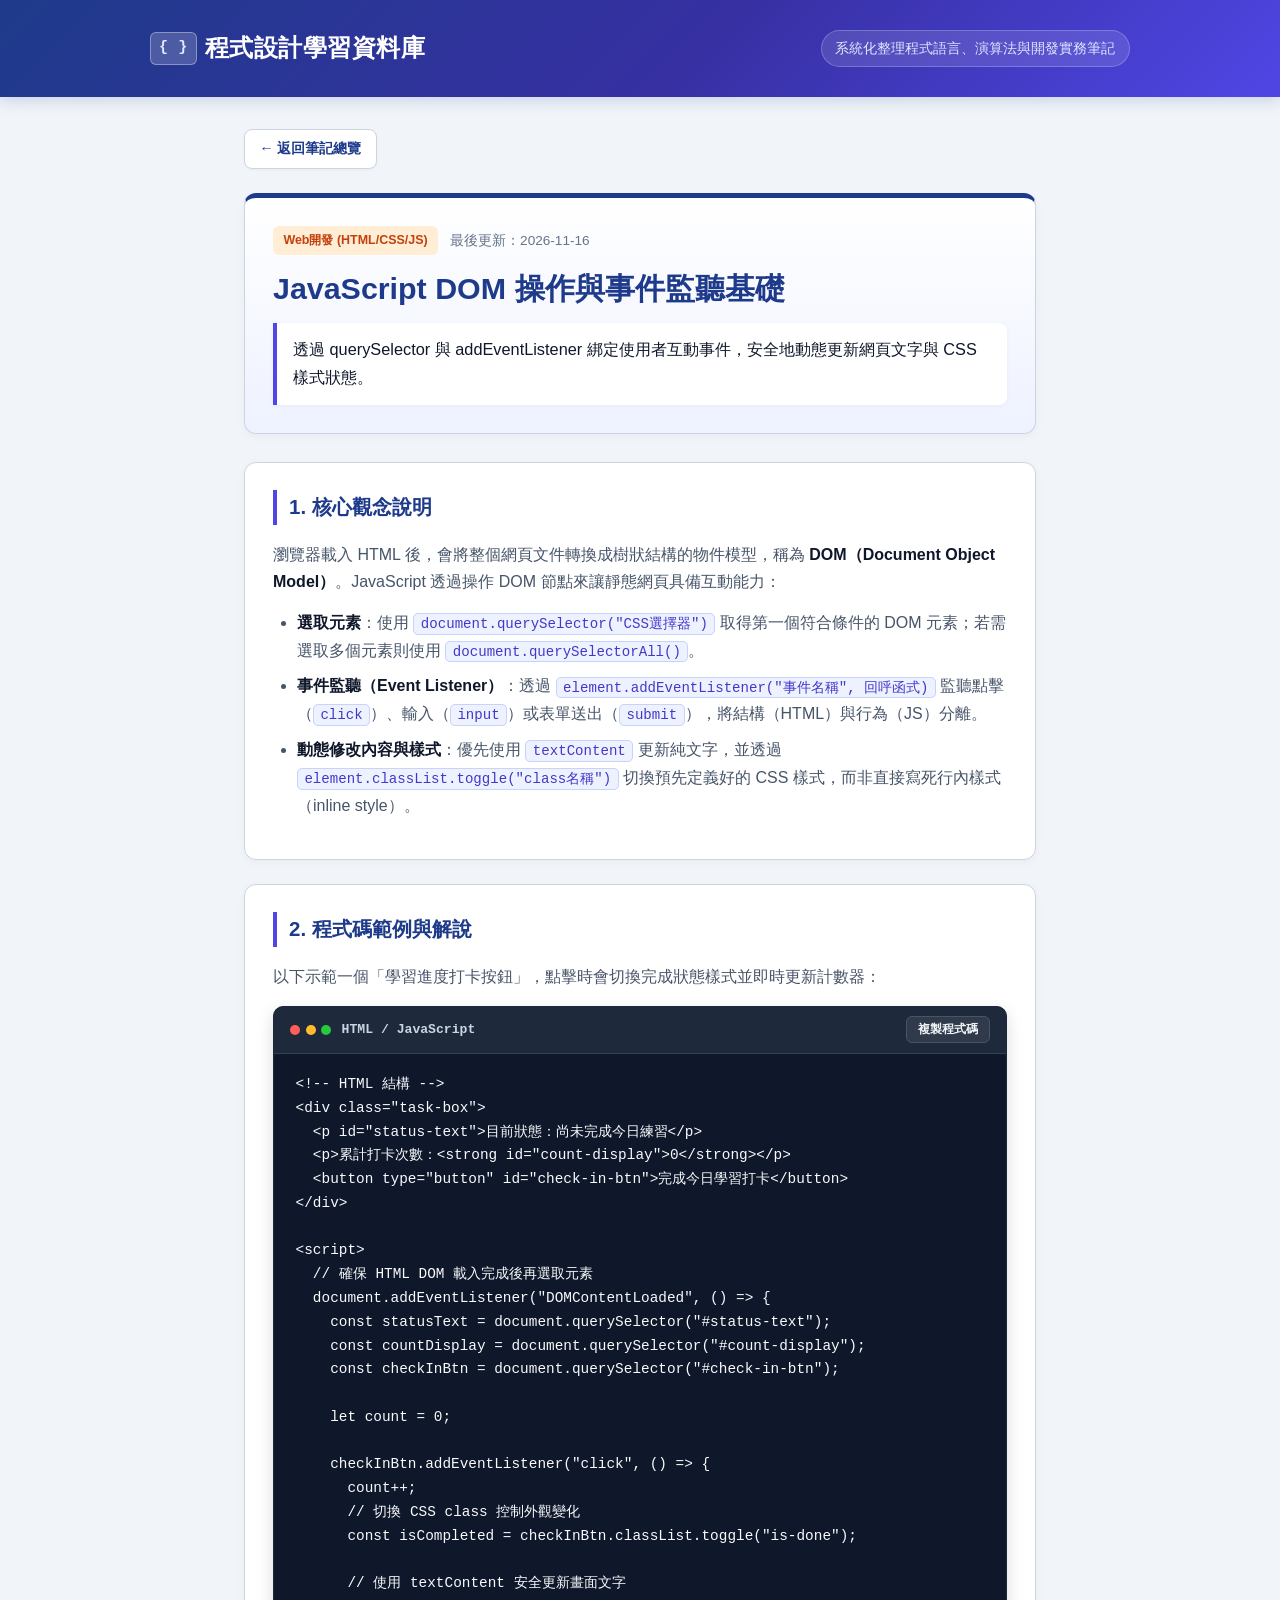
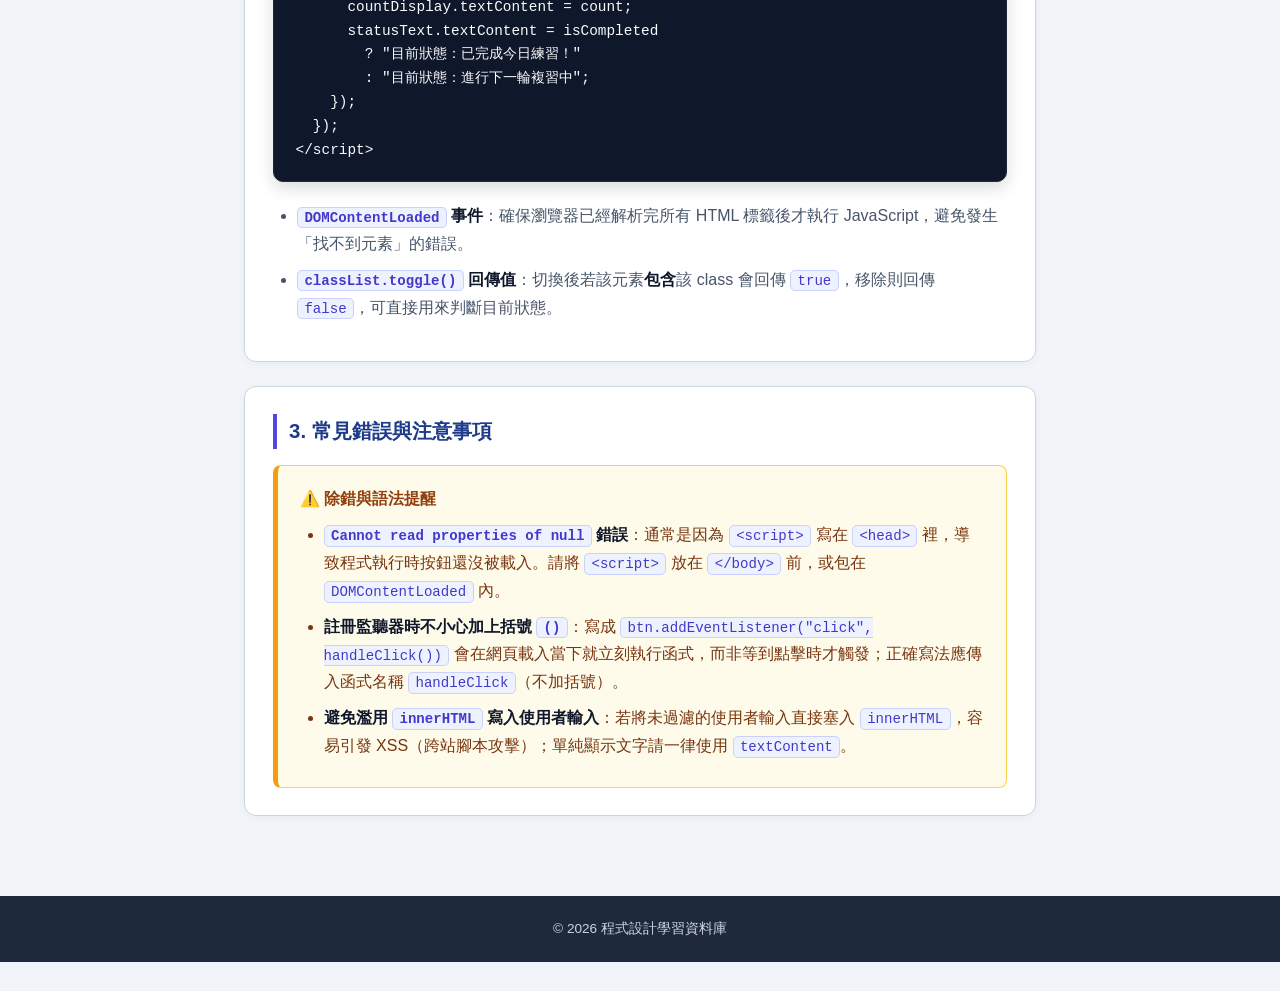
<file: notes/web-dom-event-handling.html>
<!DOCTYPE html>
<html lang="zh-Hant">
<head>
  <meta charset="UTF-8" />
  <meta name="viewport" content="width=device-width, initial-scale=1.0" />
  <title>JavaScript DOM 操作與事件監聽基礎｜程式設計學習資料庫</title>
  <link rel="stylesheet" href="../assets/style.css" />
</head>
<body>
  <header class="site-header">
    <div class="header-inner">
      <a href="../index.html" class="site-title">程式設計學習資料庫</a>
      <span class="site-subtitle">系統化整理程式語言、演算法與開發實務筆記</span>
    </div>
  </header>

  <main class="note-container">
    <a href="../index.html" class="back-link">← 返回筆記總覽</a>

    <!-- 區塊 1：標題資訊區 -->
    <header class="note-header">
      <div class="note-meta-row">
        <span class="badge badge-web">Web開發 (HTML/CSS/JS)</span>
        <time datetime="2026-11-16">最後更新：2026-11-16</time>
      </div>
      <h1>JavaScript DOM 操作與事件監聽基礎</h1>
      <p class="note-summary">
        透過 querySelector 與 addEventListener 綁定使用者互動事件，安全地動態更新網頁文字與 CSS 樣式狀態。
      </p>
    </header>

    <!-- 區塊 2：觀念說明區 -->
    <section id="concept" class="note-section">
      <h2>1. 核心觀念說明</h2>
      <p>
        瀏覽器載入 HTML 後，會將整個網頁文件轉換成樹狀結構的物件模型，稱為 <strong>DOM（Document Object Model）</strong>。JavaScript 透過操作 DOM 節點來讓靜態網頁具備互動能力：
      </p>
      <ul>
        <li><strong>選取元素</strong>：使用 <code>document.querySelector("CSS選擇器")</code> 取得第一個符合條件的 DOM 元素；若需選取多個元素則使用 <code>document.querySelectorAll()</code>。</li>
        <li><strong>事件監聽（Event Listener）</strong>：透過 <code>element.addEventListener("事件名稱", 回呼函式)</code> 監聽點擊（<code>click</code>）、輸入（<code>input</code>）或表單送出（<code>submit</code>），將結構（HTML）與行為（JS）分離。</li>
        <li><strong>動態修改內容與樣式</strong>：優先使用 <code>textContent</code> 更新純文字，並透過 <code>element.classList.toggle("class名稱")</code> 切換預先定義好的 CSS 樣式，而非直接寫死行內樣式（inline style）。</li>
      </ul>
    </section>

    <!-- 區塊 3：程式碼範例區 -->
    <section id="example" class="note-section">
      <h2>2. 程式碼範例與解說</h2>
      <p>以下示範一個「學習進度打卡按鈕」，點擊時會切換完成狀態樣式並即時更新計數器：</p>

      <div class="code-block">
        <div class="code-header">
          <div class="code-lang-group">
            <div class="window-dots" aria-hidden="true">
              <span></span><span></span><span></span>
            </div>
            <span>HTML / JavaScript</span>
          </div>
          <button type="button" class="copy-btn">複製程式碼</button>
        </div>
        <pre><code>&lt;!-- HTML 結構 --&gt;
&lt;div class="task-box"&gt;
  &lt;p id="status-text"&gt;目前狀態：尚未完成今日練習&lt;/p&gt;
  &lt;p&gt;累計打卡次數：&lt;strong id="count-display"&gt;0&lt;/strong&gt;&lt;/p&gt;
  &lt;button type="button" id="check-in-btn"&gt;完成今日學習打卡&lt;/button&gt;
&lt;/div&gt;

&lt;script&gt;
  // 確保 HTML DOM 載入完成後再選取元素
  document.addEventListener("DOMContentLoaded", () =&gt; {
    const statusText = document.querySelector("#status-text");
    const countDisplay = document.querySelector("#count-display");
    const checkInBtn = document.querySelector("#check-in-btn");

    let count = 0;

    checkInBtn.addEventListener("click", () =&gt; {
      count++;
      // 切換 CSS class 控制外觀變化
      const isCompleted = checkInBtn.classList.toggle("is-done");

      // 使用 textContent 安全更新畫面文字
      countDisplay.textContent = count;
      statusText.textContent = isCompleted
        ? "目前狀態：已完成今日練習！"
        : "目前狀態：進行下一輪複習中";
    });
  });
&lt;/script&gt;</code></pre>
      </div>

      <ul>
        <li><strong><code>DOMContentLoaded</code> 事件</strong>：確保瀏覽器已經解析完所有 HTML 標籤後才執行 JavaScript，避免發生「找不到元素」的錯誤。</li>
        <li><strong><code>classList.toggle()</code> 回傳值</strong>：切換後若該元素<strong>包含</strong>該 class 會回傳 <code>true</code>，移除則回傳 <code>false</code>，可直接用來判斷目前狀態。</li>
      </ul>
    </section>

    <!-- 區塊 4：常見錯誤與注意事項 -->
    <section id="pitfalls" class="note-section">
      <h2>3. 常見錯誤與注意事項</h2>
      <div class="callout-warning">
        <span class="callout-warning-title">⚠️ 除錯與語法提醒</span>
        <ul>
          <li><strong><code>Cannot read properties of null</code> 錯誤</strong>：通常是因為 <code>&lt;script&gt;</code> 寫在 <code>&lt;head&gt;</code> 裡，導致程式執行時按鈕還沒被載入。請將 <code>&lt;script&gt;</code> 放在 <code>&lt;/body&gt;</code> 前，或包在 <code>DOMContentLoaded</code> 內。</li>
          <li><strong>註冊監聽器時不小心加上括號 <code>()</code></strong>：寫成 <code>btn.addEventListener("click", handleClick())</code> 會在網頁載入當下就立刻執行函式，而非等到點擊時才觸發；正確寫法應傳入函式名稱 <code>handleClick</code>（不加括號）。</li>
          <li><strong>避免濫用 <code>innerHTML</code> 寫入使用者輸入</strong>：若將未過濾的使用者輸入直接塞入 <code>innerHTML</code>，容易引發 XSS（跨站腳本攻擊）；單純顯示文字請一律使用 <code>textContent</code>。</li>
        </ul>
      </div>
    </section>
  </main>

  <footer class="site-footer">
    © 2026 程式設計學習資料庫
  </footer>

  <script src="../assets/main.js"></script>
</body>
</html>
</file>
<file: assets/style.css>
:root {
  --bg-page: #F1F5F9;
  --bg-surface: #FFFFFF;
  --bg-subtle: #F8FAFC;
  --text-primary: #0F172A;
  --text-secondary: #475569;
  --text-muted: #64748B;
  --color-primary: #1E3A8A;
  --color-accent: #4F46E5;
  --color-accent-hover: #4338CA;
  --color-accent-light: #EEF2FF;
  --color-accent-active-bg: #E0E7FF;
  --border-color: #CBD5E1;
  --border-light: #E2E8F0;
  --code-bg: #0F172A;
  --code-header-bg: #1E293B;
  --code-text: #F8FAFC;
  --warning-bg: #FFFBEB;
  --warning-border: #F59E0B;
  --warning-text: #92400E;

  /* 五大分類專屬代表色 */
  --cat-cpp: #2563EB;
  --cat-python: #10B981;
  --cat-web: #F97316;
  --cat-dsa: #8B5CF6;
  --cat-db: #0D9488;
}

* {
  box-sizing: border-box;
  margin: 0;
  padding: 0;
}

body {
  font-family: -apple-system, BlinkMacSystemFont, "Segoe UI", "Noto Sans TC", "Microsoft JhengHei", sans-serif;
  background-color: var(--bg-page);
  color: var(--text-primary);
  line-height: 1.7;
  min-height: 100vh;
  display: flex;
  flex-direction: column;
}

a {
  color: var(--color-accent);
  text-decoration: none;
}

a:hover {
  text-decoration: underline;
}

/* 深藍漸層頂部導覽列 */
.site-header {
  background: linear-gradient(135deg, #1E3A8A 0%, #3730A3 55%, #4F46E5 100%);
  color: #FFFFFF;
  padding: 1.75rem 1.5rem;
  box-shadow: 0 4px 14px rgba(30, 58, 138, 0.18);
}

.header-inner {
  max-width: 980px;
  margin: 0 auto;
  display: flex;
  justify-content: space-between;
  align-items: center;
  flex-wrap: wrap;
  gap: 0.85rem;
}

.site-title {
  font-size: 1.5rem;
  font-weight: 800;
  color: #FFFFFF;
  letter-spacing: 0.02em;
  display: inline-flex;
  align-items: center;
  gap: 0.5rem;
}

.site-title::before {
  content: "{ }";
  display: inline-block;
  background-color: rgba(255, 255, 255, 0.18);
  border: 1px solid rgba(255, 255, 255, 0.35);
  color: #E0E7FF;
  font-family: "SFMono-Regular", Consolas, monospace;
  font-size: 0.95rem;
  padding: 0.15rem 0.5rem;
  border-radius: 6px;
}

.site-title:hover {
  text-decoration: none;
  opacity: 0.95;
}

.site-subtitle {
  font-size: 0.9rem;
  color: #E0E7FF;
  background-color: rgba(255, 255, 255, 0.12);
  padding: 0.35rem 0.85rem;
  border-radius: 999px;
  border: 1px solid rgba(255, 255, 255, 0.22);
}

/* 主容器 */
.container {
  max-width: 980px;
  width: 100%;
  margin: 0 auto;
  padding: 2rem 1.5rem 3rem;
  flex: 1;
}

/* 首頁搜尋與分類篩選控制面板 */
.controls-section {
  background-color: var(--bg-surface);
  border: 1px solid var(--border-color);
  border-radius: 12px;
  padding: 1.25rem;
  margin-bottom: 2rem;
  box-shadow: 0 2px 8px rgba(15, 23, 42, 0.04);
}

.search-box {
  width: 100%;
  padding: 0.8rem 1rem;
  font-size: 0.98rem;
  border: 1.5px solid var(--border-color);
  border-radius: 8px;
  background-color: var(--bg-subtle);
  color: var(--text-primary);
  margin-bottom: 1rem;
  transition: border-color 0.2s, box-shadow 0.2s, background-color 0.2s;
}

.search-box::placeholder {
  color: var(--text-muted);
}

.search-box:focus {
  outline: none;
  border-color: var(--color-accent);
  background-color: var(--bg-surface);
  box-shadow: 0 0 0 4px rgba(79, 70, 229, 0.14);
}

.filter-bar {
  display: flex;
  flex-wrap: wrap;
  gap: 0.55rem;
}

.filter-btn {
  padding: 0.45rem 0.95rem;
  font-size: 0.875rem;
  font-weight: 600;
  border: 1.5px solid var(--border-color);
  border-radius: 999px;
  background-color: var(--bg-surface);
  color: var(--text-secondary);
  cursor: pointer;
  transition: all 0.15s ease;
}

.filter-btn:hover {
  border-color: var(--color-accent);
  color: var(--color-primary);
  background-color: var(--color-accent-light);
}

/* 選取狀態：淺靛藍底色搭配深藍文字，維持高對比且不反白 */
.filter-btn.active {
  background-color: var(--color-accent-active-bg);
  border-color: var(--color-accent);
  color: var(--color-primary);
  font-weight: 700;
  box-shadow: 0 0 0 2px rgba(79, 70, 229, 0.22);
}

/* 筆記卡片網格 */
.notes-grid {
  display: grid;
  grid-template-columns: repeat(auto-fill, minmax(300px, 1fr));
  gap: 1.35rem;
}

.note-card {
  background-color: var(--bg-surface);
  border: 1px solid var(--border-color);
  border-top: 4px solid var(--color-accent);
  border-radius: 12px;
  padding: 1.45rem;
  display: flex;
  flex-direction: column;
  justify-content: space-between;
  box-shadow: 0 3px 10px rgba(15, 23, 42, 0.05);
  transition: transform 0.18s ease, box-shadow 0.18s ease, border-color 0.18s ease;
}

/* 依分類自動變換卡片頂部色條 */
.note-card[data-category="C++"] {
  border-top-color: var(--cat-cpp);
}

.note-card[data-category="Python"] {
  border-top-color: var(--cat-python);
}

.note-card[data-category="Web開發 (HTML/CSS/JS)"] {
  border-top-color: var(--cat-web);
}

.note-card[data-category="資料結構與演算法"] {
  border-top-color: var(--cat-dsa);
}

.note-card[data-category="資料庫"] {
  border-top-color: var(--cat-db);
}

.note-card:hover {
  transform: translateY(-3px);
  box-shadow: 0 10px 22px rgba(30, 58, 138, 0.1);
}

.card-meta {
  display: flex;
  justify-content: space-between;
  align-items: center;
  margin-bottom: 0.85rem;
  font-size: 0.82rem;
  color: var(--text-muted);
}

/* 分類標籤徽章與五大分類專屬配色 */
.badge {
  display: inline-block;
  padding: 0.25rem 0.65rem;
  font-size: 0.78rem;
  font-weight: 700;
  border-radius: 6px;
  background-color: var(--color-accent-light);
  color: var(--color-primary);
}

.badge-cpp {
  background-color: #DBEAFE;
  color: #1D4ED8;
}

.badge-python {
  background-color: #D1FAE5;
  color: #047857;
}

.badge-web {
  background-color: #FFEDD5;
  color: #C2410C;
}

.badge-dsa {
  background-color: #EDE9FE;
  color: #6D28D9;
}

.badge-db {
  background-color: #CCFBF1;
  color: #0F766E;
}

.card-title {
  font-size: 1.18rem;
  font-weight: 700;
  margin-bottom: 0.6rem;
  color: var(--text-primary);
  line-height: 1.4;
}

.card-title a {
  color: inherit;
}

.card-title a:hover {
  color: var(--color-accent);
  text-decoration: none;
}

.card-summary {
  font-size: 0.92rem;
  color: var(--text-secondary);
  margin-bottom: 1.25rem;
}

.card-link {
  display: inline-flex;
  align-items: center;
  font-size: 0.88rem;
  font-weight: 700;
  color: var(--color-primary);
  background-color: var(--color-accent-light);
  padding: 0.4rem 0.85rem;
  border-radius: 6px;
  align-self: flex-start;
  transition: background-color 0.15s ease, color 0.15s ease;
}

.card-link:hover {
  background-color: var(--color-accent-active-bg);
  color: var(--color-accent-hover);
  text-decoration: none;
}

.empty-state {
  text-align: center;
  padding: 3rem 1.5rem;
  color: var(--text-secondary);
  background-color: var(--bg-surface);
  border: 1.5px dashed var(--border-color);
  border-radius: 12px;
  display: none;
}

/* 單篇筆記頁面樣式 */
.note-container {
  max-width: 840px;
  width: 100%;
  margin: 0 auto;
  padding: 2rem 1.5rem 3.5rem;
  flex: 1;
}

.back-link {
  display: inline-flex;
  align-items: center;
  font-size: 0.88rem;
  font-weight: 600;
  color: var(--color-primary);
  background-color: var(--bg-surface);
  border: 1px solid var(--border-color);
  padding: 0.45rem 0.9rem;
  border-radius: 8px;
  margin-bottom: 1.5rem;
  box-shadow: 0 1px 3px rgba(15, 23, 42, 0.04);
  transition: all 0.15s ease;
}

.back-link:hover {
  border-color: var(--color-accent);
  color: var(--color-accent);
  background-color: var(--color-accent-light);
  text-decoration: none;
}

.note-header {
  background: linear-gradient(180deg, #FFFFFF 0%, #EEF2FF 100%);
  border: 1px solid var(--border-color);
  border-top: 5px solid var(--color-primary);
  border-radius: 12px;
  padding: 1.75rem;
  margin-bottom: 1.75rem;
  box-shadow: 0 3px 10px rgba(15, 23, 42, 0.04);
}

.note-meta-row {
  display: flex;
  align-items: center;
  gap: 0.75rem;
  margin-bottom: 0.85rem;
  font-size: 0.85rem;
  color: var(--text-muted);
}

.note-header h1 {
  font-size: 1.9rem;
  font-weight: 800;
  color: var(--color-primary);
  line-height: 1.3;
  margin-bottom: 0.9rem;
}

.note-summary {
  font-size: 1.02rem;
  color: var(--text-primary);
  background-color: var(--bg-surface);
  border-left: 4px solid var(--color-accent);
  padding: 0.85rem 1rem;
  border-radius: 0 8px 8px 0;
  box-shadow: 0 1px 4px rgba(15, 23, 42, 0.04);
}

.note-section {
  background-color: var(--bg-surface);
  border: 1px solid var(--border-color);
  border-radius: 12px;
  padding: 1.65rem 1.75rem;
  margin-bottom: 1.5rem;
  box-shadow: 0 2px 8px rgba(15, 23, 42, 0.04);
}

.note-section h2 {
  font-size: 1.28rem;
  font-weight: 700;
  color: var(--color-primary);
  margin-bottom: 1rem;
  padding-left: 0.75rem;
  border-left: 4px solid var(--color-accent);
}

.note-section p {
  margin-bottom: 0.85rem;
  color: var(--text-secondary);
}

.note-section ul,
.note-section ol {
  padding-left: 1.5rem;
  margin-bottom: 0.85rem;
  color: var(--text-secondary);
}

.note-section li {
  margin-bottom: 0.5rem;
}

.note-section strong {
  color: var(--text-primary);
}

code:not(pre code) {
  font-family: "SFMono-Regular", Consolas, "Liberation Mono", Menlo, monospace;
  font-size: 0.88em;
  background-color: var(--color-accent-light);
  color: var(--color-accent-hover);
  border: 1px solid #C7D2FE;
  padding: 0.12rem 0.4rem;
  border-radius: 5px;
}

/* 程式碼區塊（附視窗三色圓點） */
.code-block {
  background-color: var(--code-bg);
  border-radius: 10px;
  overflow: hidden;
  margin: 1rem 0 1.25rem;
  border: 1px solid #1E293B;
  box-shadow: 0 6px 16px rgba(15, 23, 42, 0.15);
}

.code-header {
  display: flex;
  justify-content: space-between;
  align-items: center;
  padding: 0.6rem 1rem;
  background-color: var(--code-header-bg);
  border-bottom: 1px solid #334155;
  color: #CBD5E1;
  font-size: 0.82rem;
  font-weight: 600;
  font-family: "SFMono-Regular", Consolas, monospace;
}

.code-lang-group {
  display: inline-flex;
  align-items: center;
  gap: 0.65rem;
}

.window-dots {
  display: inline-flex;
  gap: 0.35rem;
}

.window-dots span {
  width: 10px;
  height: 10px;
  border-radius: 50%;
  display: inline-block;
}

.window-dots span:nth-child(1) { background-color: #FF5F56; }
.window-dots span:nth-child(2) { background-color: #FFBD2E; }
.window-dots span:nth-child(3) { background-color: #27C93F; }

.copy-btn {
  background-color: rgba(255, 255, 255, 0.08);
  border: 1px solid #475569;
  color: #F1F5F9;
  padding: 0.25rem 0.7rem;
  font-size: 0.78rem;
  font-weight: 600;
  border-radius: 6px;
  cursor: pointer;
  transition: all 0.15s ease;
}

.copy-btn:hover {
  background-color: var(--color-accent);
  border-color: var(--color-accent);
  color: #FFFFFF;
}

.code-block pre {
  padding: 1.2rem 1.35rem;
  overflow-x: auto;
  color: var(--code-text);
  font-family: "SFMono-Regular", Consolas, "Liberation Mono", Menlo, monospace;
  font-size: 0.9rem;
  line-height: 1.65;
}

/* 常見錯誤警示區塊 */
.callout-warning {
  background-color: var(--warning-bg);
  border: 1px solid #FCD34D;
  border-left: 5px solid var(--warning-border);
  border-radius: 8px;
  padding: 1.2rem 1.35rem;
}

.callout-warning-title {
  font-weight: 700;
  color: var(--warning-text);
  margin-bottom: 0.55rem;
  display: block;
  font-size: 1rem;
}

.callout-warning ul {
  margin-bottom: 0;
  color: #78350F;
}

/* 頁尾 */
.site-footer {
  background-color: #1E293B;
  color: #CBD5E1;
  text-align: center;
  padding: 1.35rem;
  font-size: 0.85rem;
}

/* 系統高對比模式相容保護 */
@media (forced-colors: active) {
  .filter-btn.active {
    border: 2px solid Highlight;
    outline: 2px solid Highlight;
    color: ButtonText;
  }
}
</file>
